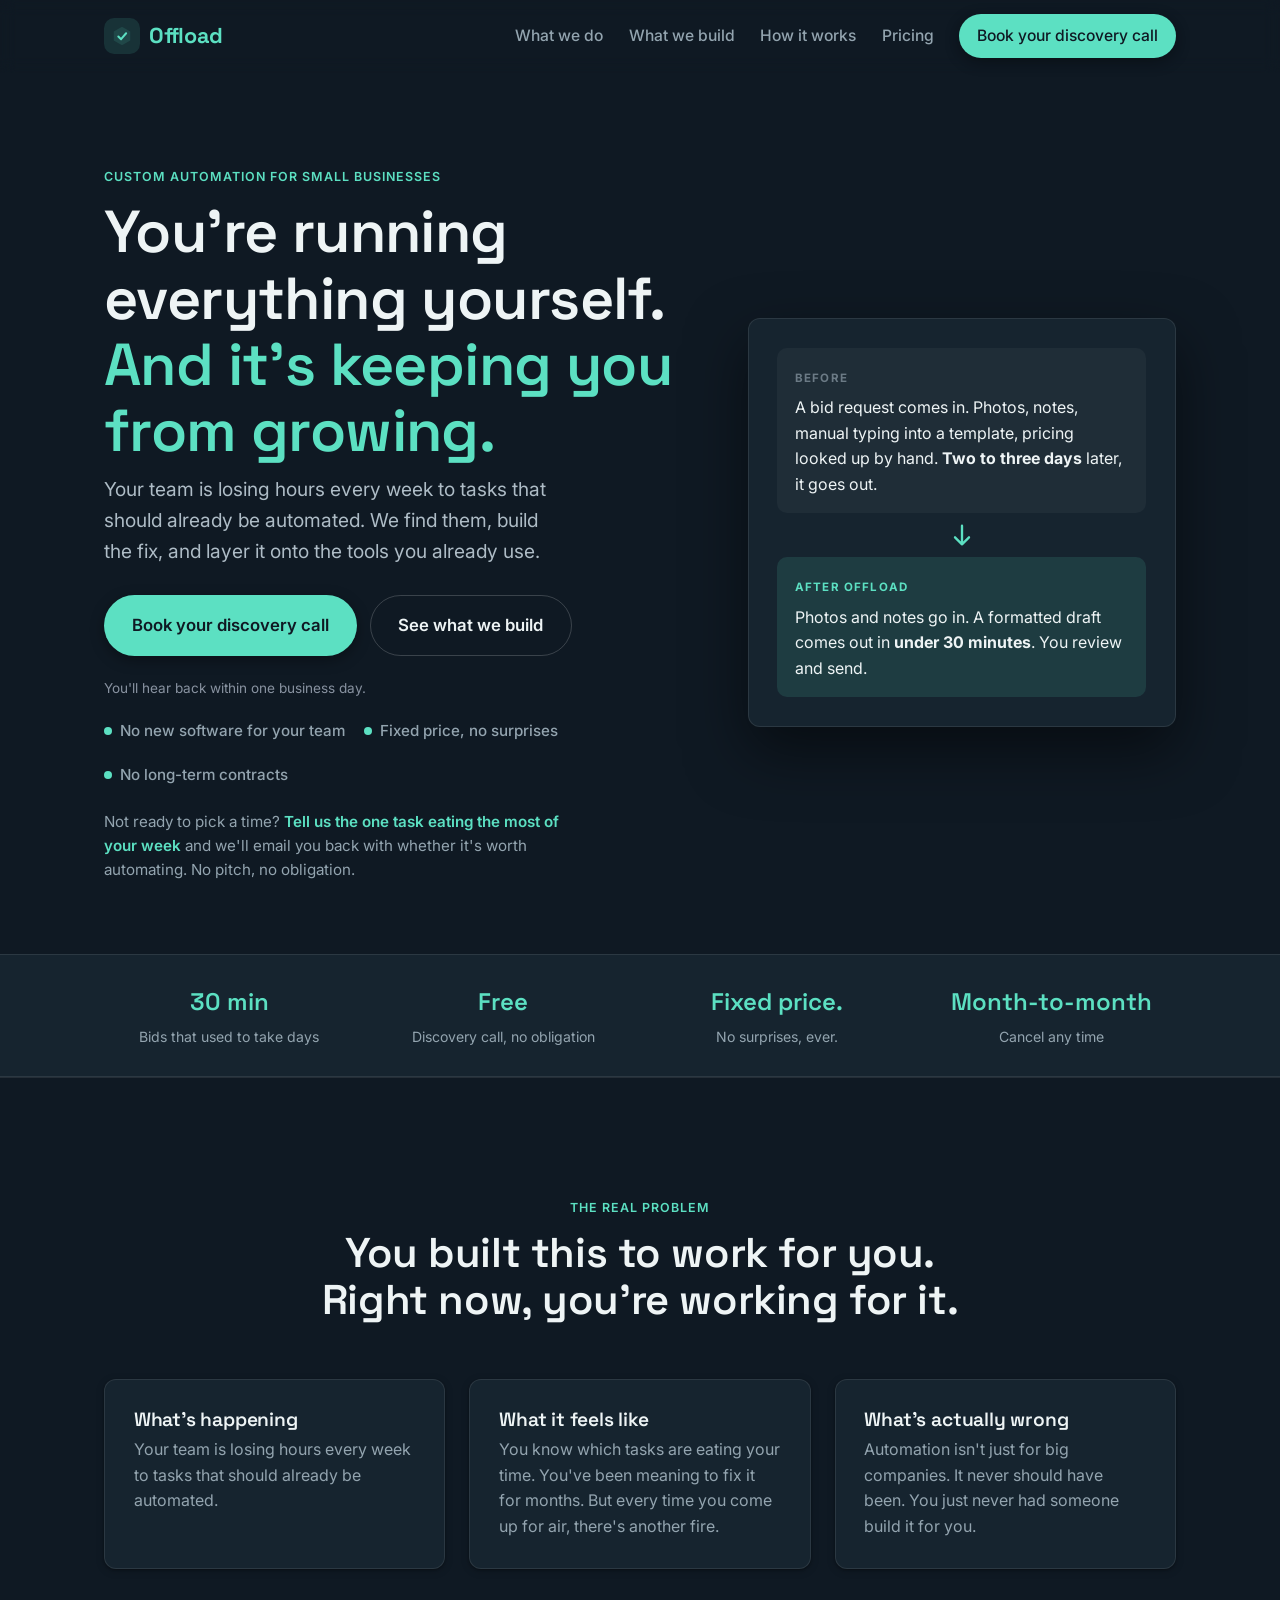
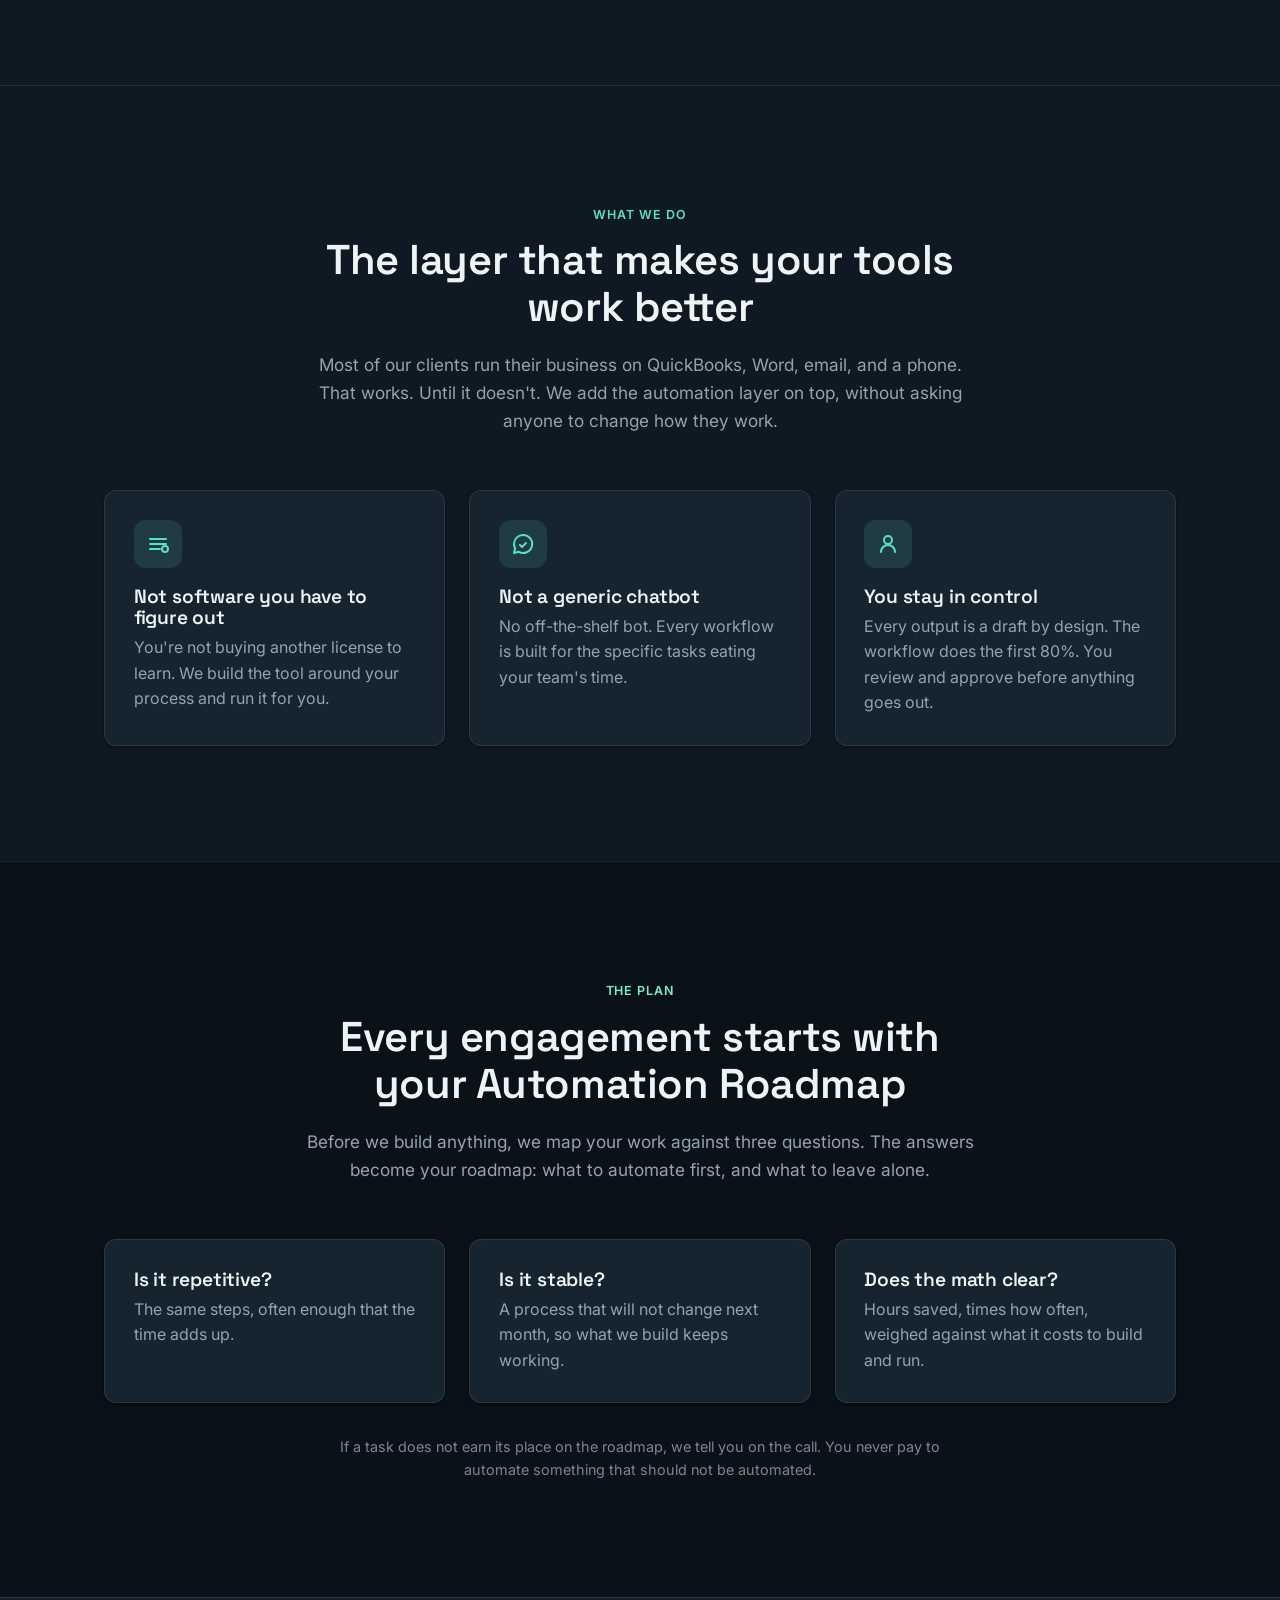
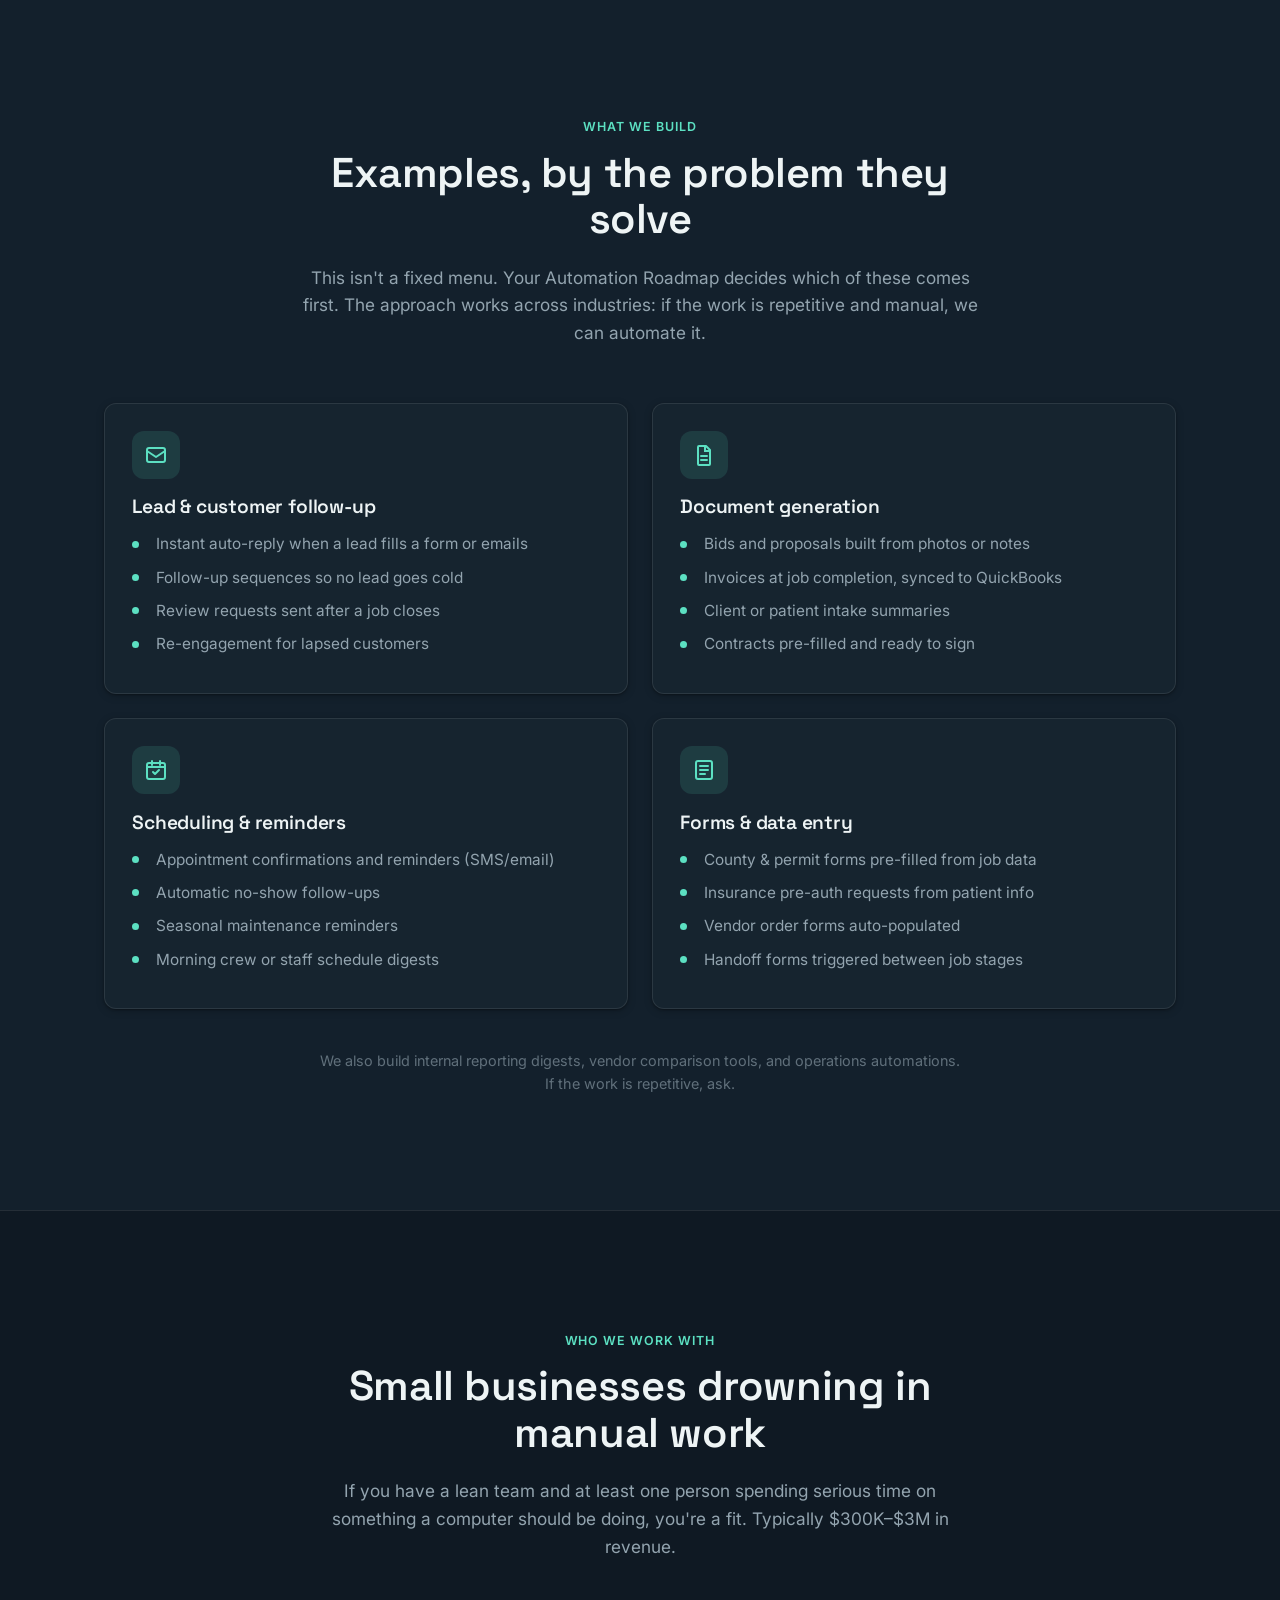
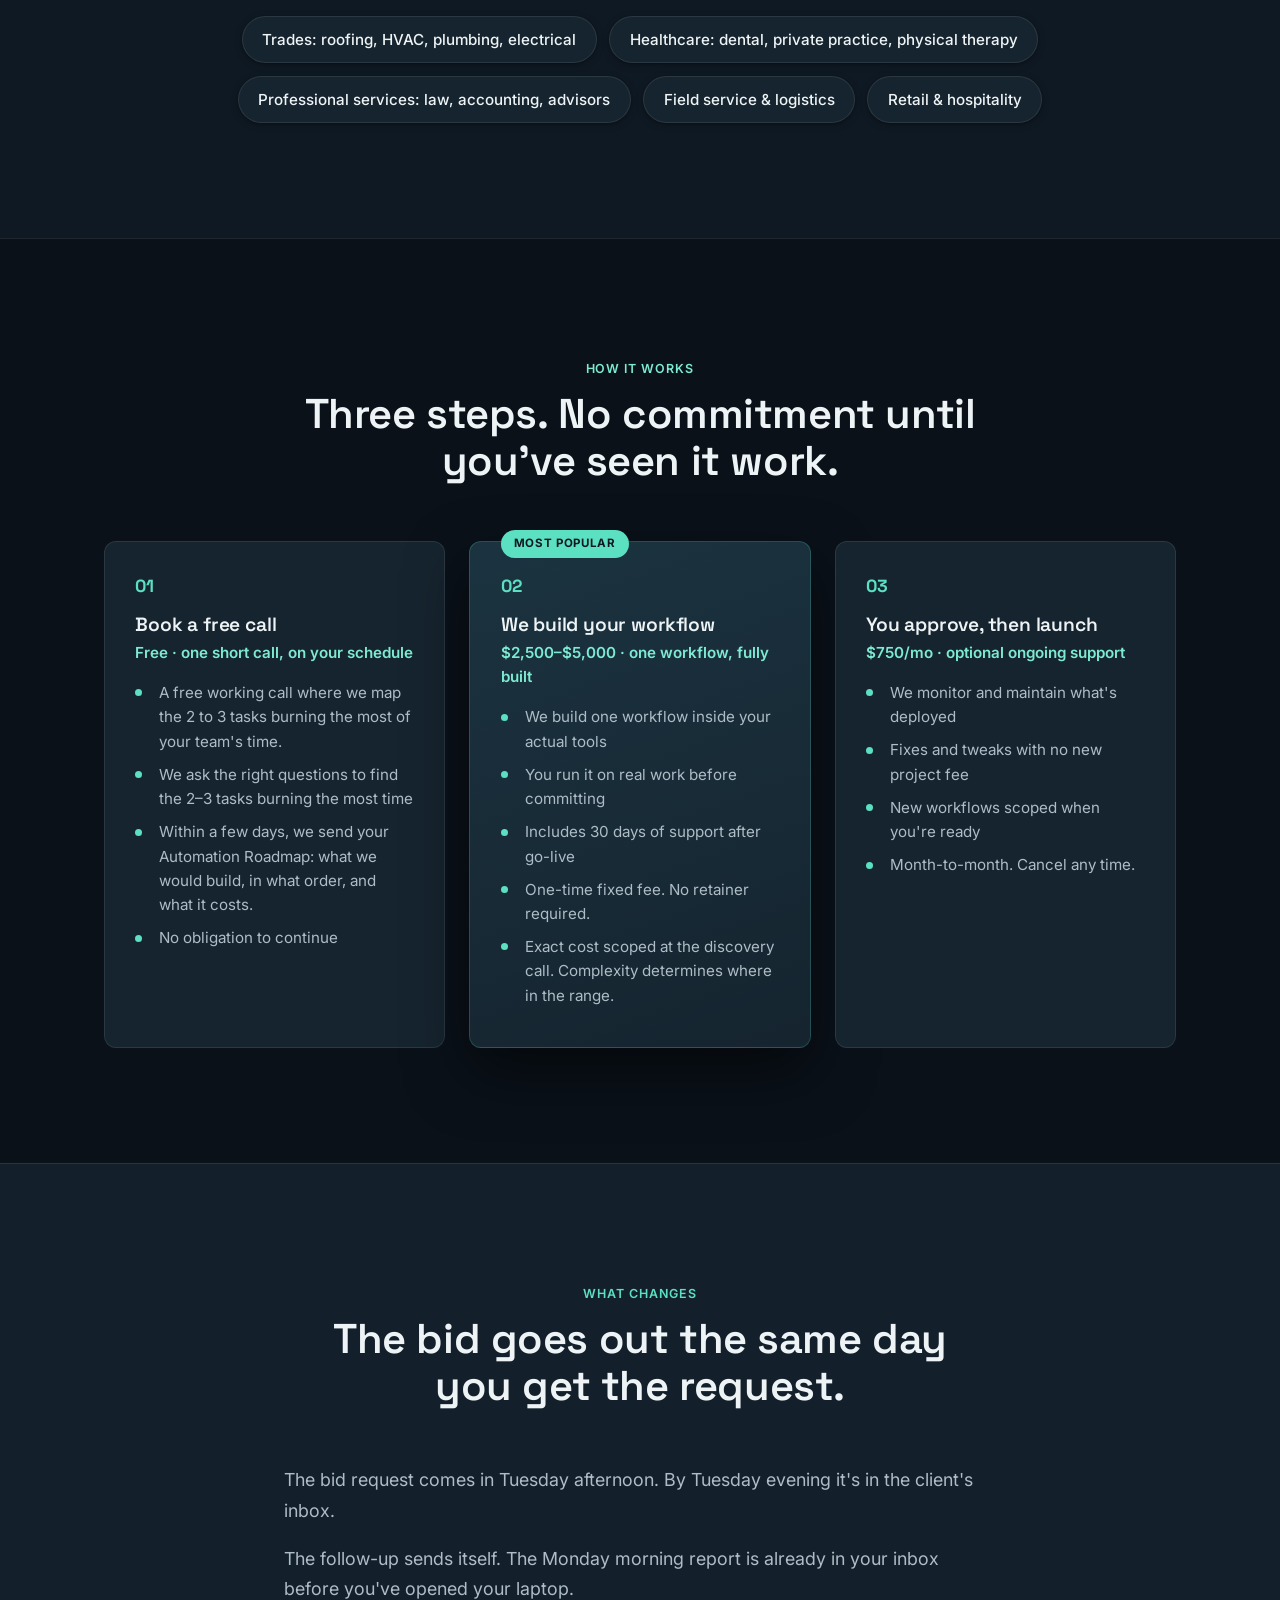
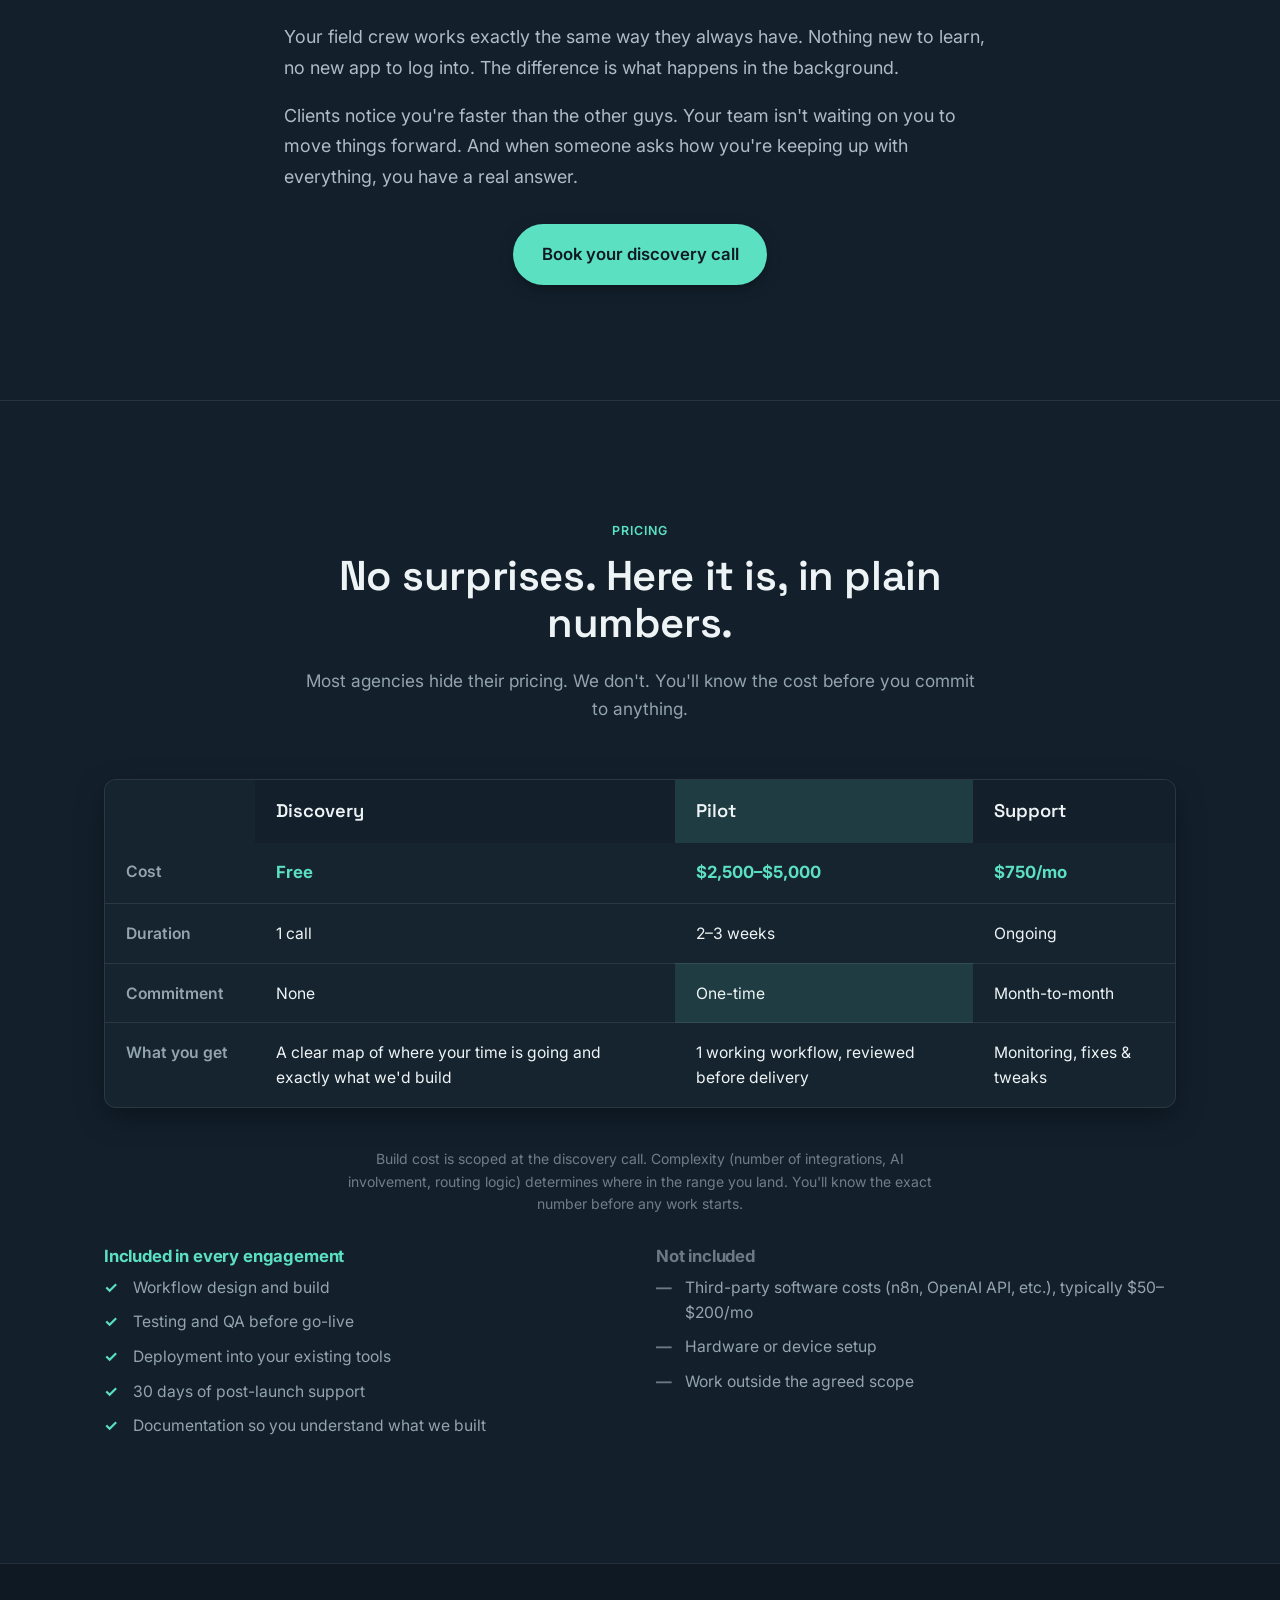
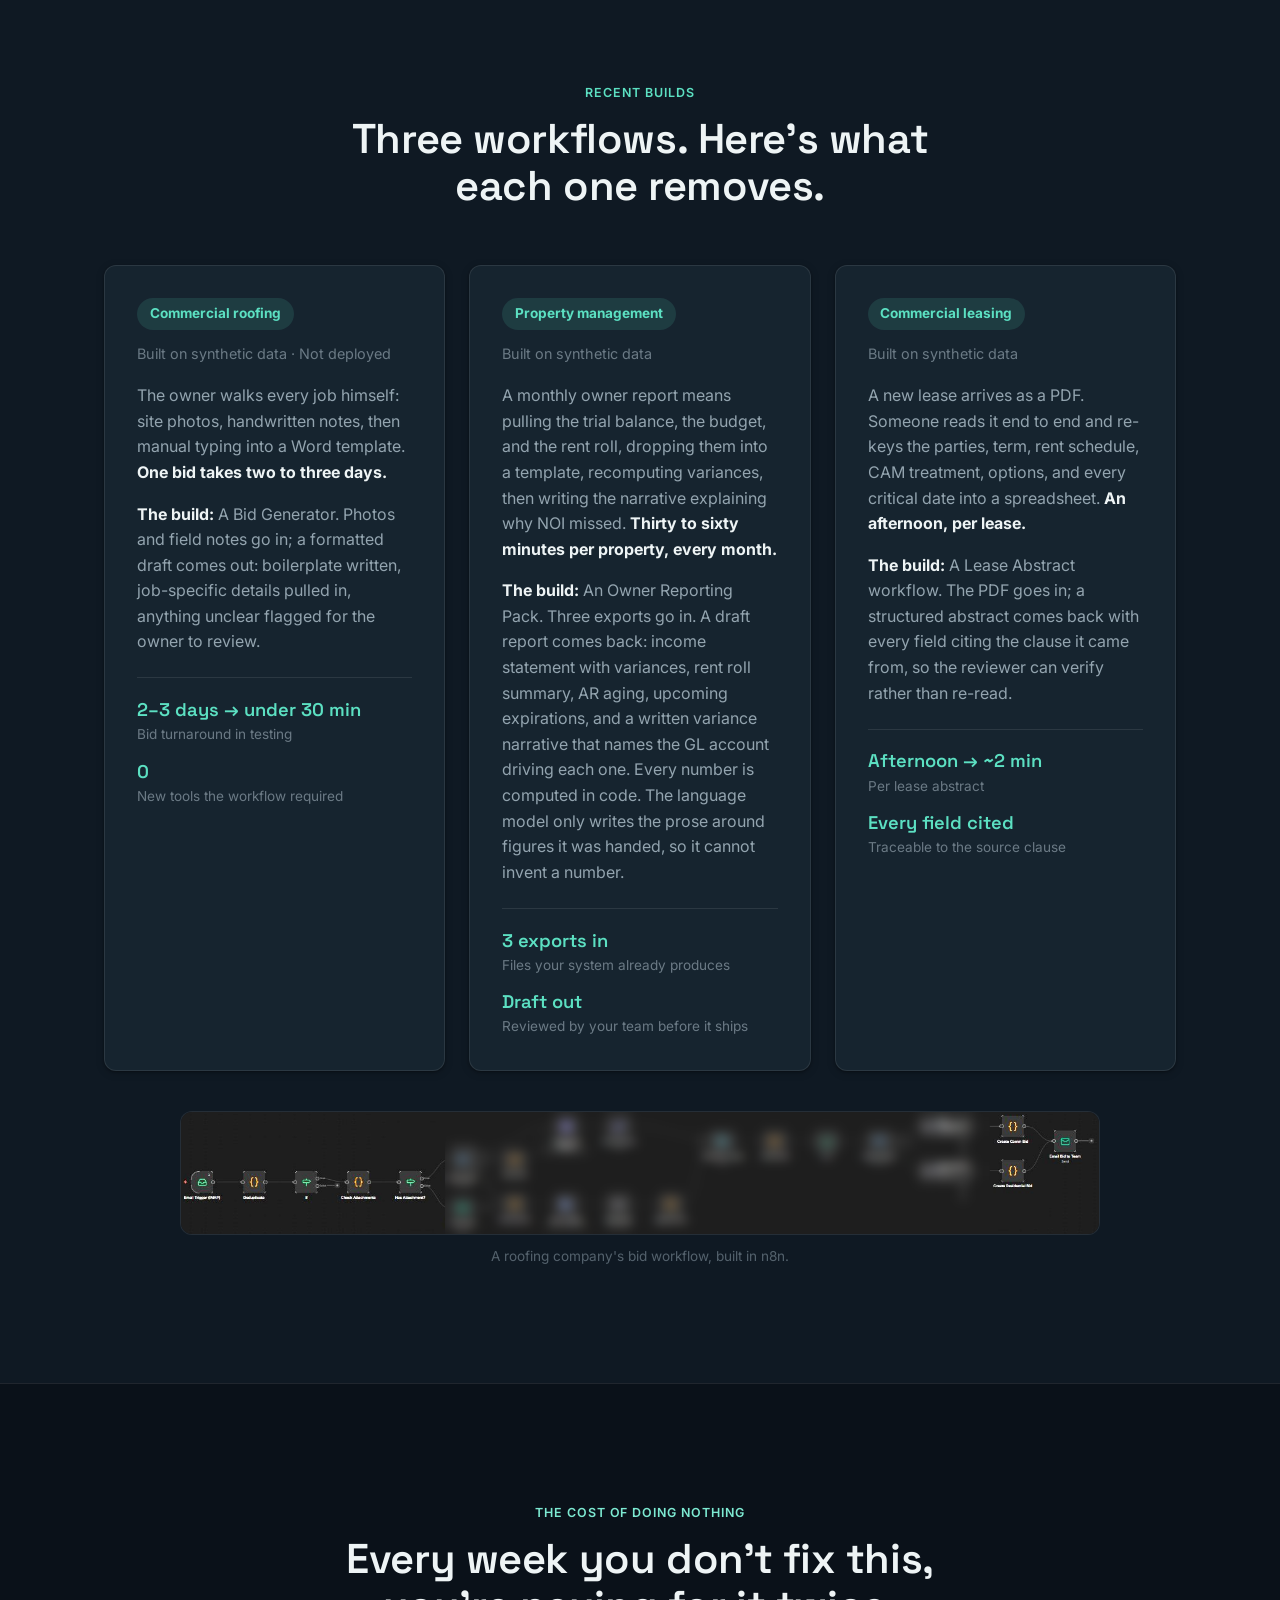
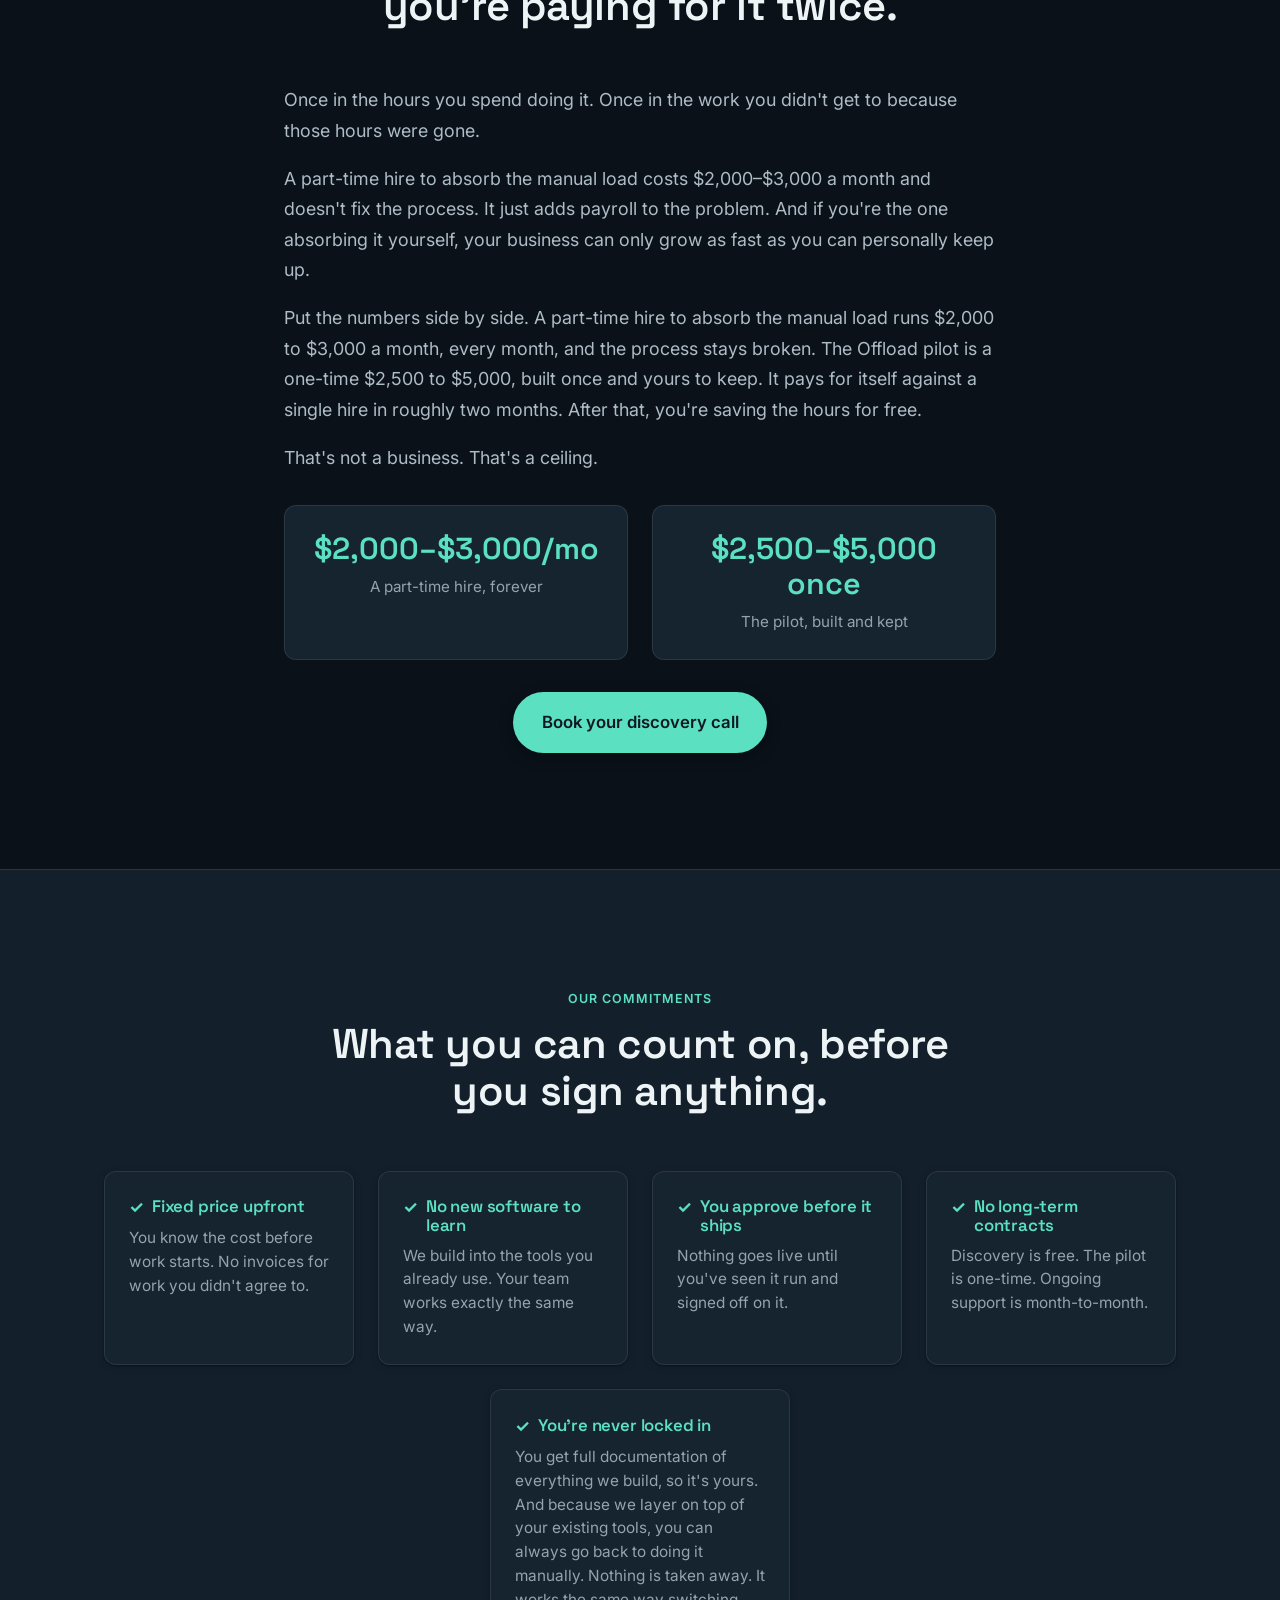
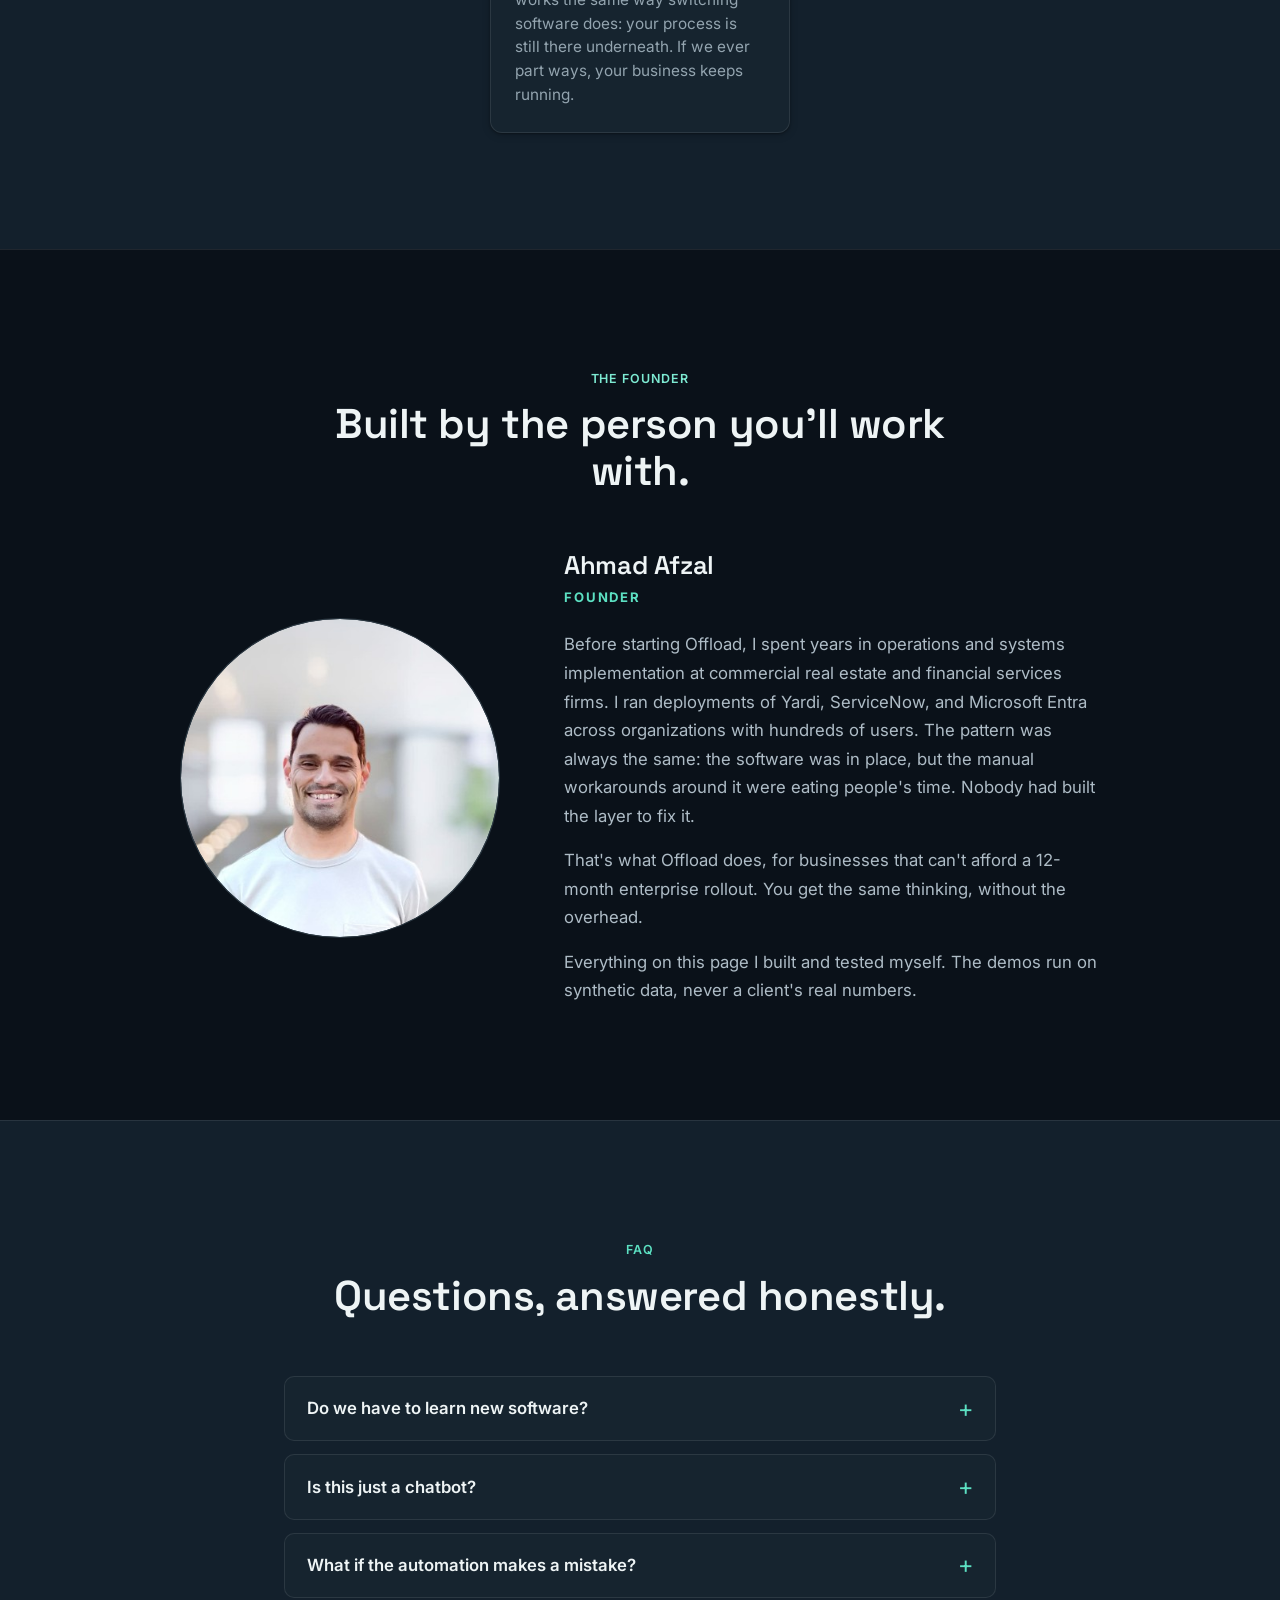
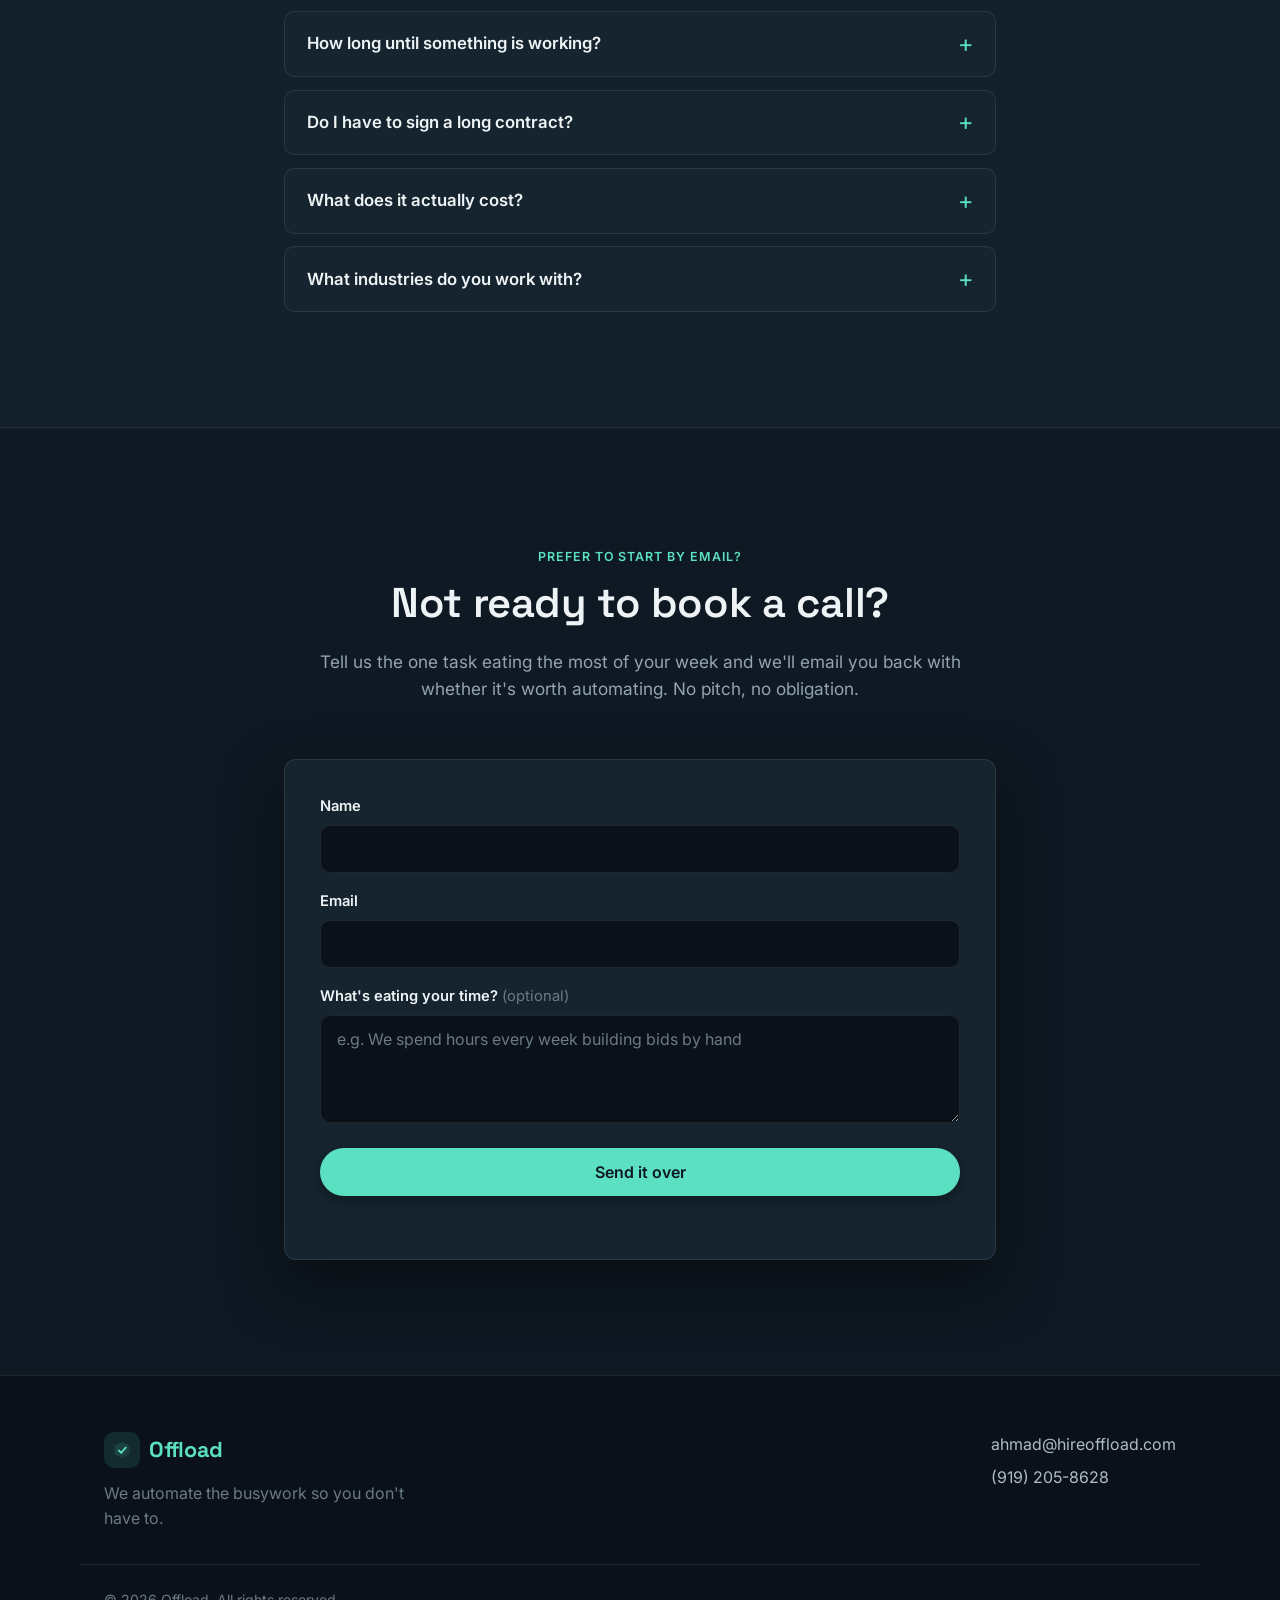
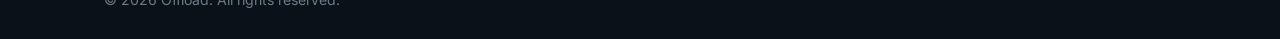
<file: index.html>
<!DOCTYPE html>
<html lang="en">
<head>
  <meta charset="UTF-8" />
  <meta name="viewport" content="width=device-width, initial-scale=1.0" />
  <title>Offload | You're running everything yourself. Let's fix that.</title>
  <meta name="description" content="Offload builds custom automation workflows for small businesses. Stop losing hours to manual work. Book a free discovery call." />

  <!-- Social sharing preview -->
  <meta property="og:title" content="Offload | You're running everything yourself. Let's fix that." />
  <meta property="og:description" content="Offload builds custom automation workflows for small businesses. Stop losing hours to manual work. Book a free discovery call." />
  <meta property="og:type" content="website" />
  <meta property="og:url" content="https://hireoffload.com/" />

  <link rel="icon" href="assets/favicon.svg" type="image/svg+xml" />

  <!-- Fonts: Space Grotesk (geometric sans headings, matches business cards) + Inter (clean body) -->
  <link rel="preconnect" href="https://fonts.googleapis.com" />
  <link rel="preconnect" href="https://fonts.gstatic.com" crossorigin />
  <link href="https://fonts.googleapis.com/css2?family=Space+Grotesk:wght@500;600;700&family=Inter:wght@400;500;600;700&display=swap" rel="stylesheet" />

  <link rel="stylesheet" href="styles.css" />

  <!-- Google Analytics 4 -->
  <script async src="https://www.googletagmanager.com/gtag/js?id=G-2SPMMQZF7X"></script>
  <script>
    window.dataLayer = window.dataLayer || [];
    function gtag(){dataLayer.push(arguments);}
    gtag('js', new Date());
    gtag('config', 'G-2SPMMQZF7X');
  </script>

  <!-- Microsoft Clarity -->
  <script type="text/javascript">
    (function(c,l,a,r,i,t,y){
      c[a]=c[a]||function(){(c[a].q=c[a].q||[]).push(arguments)};
      t=l.createElement(r);t.async=1;t.src="https://www.clarity.ms/tag/"+i;
      y=l.getElementsByTagName(r)[0];y.parentNode.insertBefore(t,y);
    })(window, document, "clarity", "script", "x25exkn3e4");
  </script>
</head>
<body>
  <a class="skip-link" href="#main">Skip to content</a>

  <!-- ===== Header ===== -->
  <header class="site-header" id="top">
    <div class="container header-inner">
      <a href="#top" class="logo" aria-label="Offload home">
        <span class="logo-mark" aria-hidden="true">
          <svg width="22" height="22" viewBox="0 0 24 24" fill="none" aria-hidden="true">
            <path d="M12 2 L21 7 V17 L12 22 L3 17 V7 Z" fill="currentColor" opacity="0.12"/>
            <path d="M8 12.5 L11 15.5 L16.5 9" stroke="currentColor" stroke-width="2.2" stroke-linecap="round" stroke-linejoin="round"/>
          </svg>
        </span>
        Offload
      </a>

      <nav class="main-nav" aria-label="Primary">
        <button class="nav-toggle" aria-expanded="false" aria-controls="nav-menu" aria-label="Open menu">
          <span></span><span></span><span></span>
        </button>
        <ul id="nav-menu" class="nav-menu">
          <li><a href="#what-we-do">What we do</a></li>
          <li><a href="#what-we-build">What we build</a></li>
          <li><a href="#how-it-works">How it works</a></li>
          <li><a href="#pricing">Pricing</a></li>
          <li class="nav-cta"><a href="https://calendar.app.google/npTWLyioXdEa7uxcA" target="_blank" rel="noopener noreferrer" class="btn btn-primary btn-sm">Book your discovery call</a></li>
        </ul>
      </nav>
    </div>
  </header>

  <main id="main">

    <!-- ===== Hero ===== -->
    <section class="hero">
      <div class="container hero-inner">
        <div class="hero-copy">
          <p class="eyebrow">Custom automation for small businesses</p>
          <h1>You're running everything yourself. <span class="accent">And it's keeping you from growing.</span></h1>
          <p class="lede">
            Your team is losing hours every week to tasks that should already be automated. We find them,
            build the fix, and layer it onto the tools you already use.
          </p>
          <div class="hero-actions">
            <a href="https://calendar.app.google/npTWLyioXdEa7uxcA" target="_blank" rel="noopener noreferrer" class="btn btn-primary btn-lg">Book your discovery call</a>
            <a href="#what-we-build" class="btn btn-ghost btn-lg">See what we build</a>
          </div>
          <p class="hero-cta-note">You'll hear back within one business day.</p>
          <ul class="hero-points">
            <li><span class="dot" aria-hidden="true"></span> No new software for your team</li>
            <li><span class="dot" aria-hidden="true"></span> Fixed price, no surprises</li>
            <li><span class="dot" aria-hidden="true"></span> No long-term contracts</li>
          </ul>
          <p class="hero-alt">Not ready to pick a time? <a href="#lead-form">Tell us the one task eating the most of your week</a> and we'll email you back with whether it's worth automating. No pitch, no obligation.</p>
        </div>

        <div class="hero-card reveal">
          <div class="hc-row hc-before">
            <span class="hc-label">Before</span>
            <p>A bid request comes in. Photos, notes, manual typing into a template, pricing looked up by hand. <strong>Two to three days</strong> later, it goes out.</p>
          </div>
          <div class="hc-arrow" aria-hidden="true">
            <svg width="28" height="28" viewBox="0 0 24 24" fill="none"><path d="M12 4v16m0 0 6-6m-6 6-6-6" stroke="currentColor" stroke-width="2" stroke-linecap="round" stroke-linejoin="round"/></svg>
          </div>
          <div class="hc-row hc-after">
            <span class="hc-label">After Offload</span>
            <p>Photos and notes go in. A formatted draft comes out in <strong>under 30 minutes</strong>. You review and send.</p>
          </div>
        </div>
      </div>
    </section>

    <!-- ===== Trust strip ===== -->
    <section class="trust-strip" aria-label="At a glance">
      <div class="container trust-inner">
        <div class="trust-item"><span class="trust-num reveal">30 min</span><span class="trust-cap">Bids that used to take days</span></div>
        <div class="trust-item"><span class="trust-num reveal">Free</span><span class="trust-cap">Discovery call, no obligation</span></div>
        <div class="trust-item"><span class="trust-num reveal">Fixed price.</span><span class="trust-cap">No surprises, ever.</span></div>
        <div class="trust-item"><span class="trust-num reveal">Month&#8209;to&#8209;month</span><span class="trust-cap">Cancel any time</span></div>
      </div>
    </section>

    <!-- ===== Problem ===== -->
    <section id="problem" class="section">
      <div class="container">
        <div class="section-head">
          <p class="eyebrow">The real problem</p>
          <h2>You built this to work for you.<br />Right now, you're working for it.</h2>
        </div>
        <div class="grid grid-3 difference-grid">
          <article class="card">
            <h3>What's happening</h3>
            <p>Your team is losing hours every week to tasks that should already be automated.</p>
          </article>
          <article class="card">
            <h3>What it feels like</h3>
            <p>You know which tasks are eating your time. You've been meaning to fix it for months. But every time you come up for air, there's another fire.</p>
          </article>
          <article class="card">
            <h3>What's actually wrong</h3>
            <p>Automation isn't just for big companies. It never should have been. You just never had someone build it for you.</p>
          </article>
        </div>
      </div>
    </section>

    <!-- ===== What we do / the difference ===== -->
    <section id="what-we-do" class="section">
      <div class="container">
        <div class="section-head">
          <p class="eyebrow">What we do</p>
          <h2>The layer that makes your tools work better</h2>
          <p class="section-sub">
            Most of our clients run their business on QuickBooks, Word, email, and a phone.
            That works. Until it doesn't. We add the automation layer on top, without asking
            anyone to change how they work.
          </p>
        </div>

        <div class="grid grid-3 difference-grid">
          <article class="card">
            <div class="card-icon"><svg viewBox="0 0 24 24" fill="none" aria-hidden="true"><path d="M4 7h16M4 12h16M4 17h10" stroke="currentColor" stroke-width="2" stroke-linecap="round"/><circle cx="19" cy="17" r="3" stroke="currentColor" stroke-width="2"/></svg></div>
            <h3>Not software you have to figure out</h3>
            <p>You're not buying another license to learn. We build the tool around your process and run it for you.</p>
          </article>
          <article class="card">
            <div class="card-icon"><svg viewBox="0 0 24 24" fill="none" aria-hidden="true"><path d="M12 3a9 9 0 0 0-9 9c0 1.6.4 3 1.2 4.3L3 21l4.7-1.2A9 9 0 1 0 12 3Z" stroke="currentColor" stroke-width="2" stroke-linejoin="round"/><path d="M9 13l2 2 4-4" stroke="currentColor" stroke-width="2" stroke-linecap="round" stroke-linejoin="round"/></svg></div>
            <h3>Not a generic chatbot</h3>
            <p>No off-the-shelf bot. Every workflow is built for the specific tasks eating your team's time.</p>
          </article>
          <article class="card">
            <div class="card-icon"><svg viewBox="0 0 24 24" fill="none" aria-hidden="true"><circle cx="12" cy="8" r="4" stroke="currentColor" stroke-width="2"/><path d="M5 20a7 7 0 0 1 14 0" stroke="currentColor" stroke-width="2" stroke-linecap="round"/></svg></div>
            <h3>You stay in control</h3>
            <p>Every output is a draft by design. The workflow does the first 80%. You review and approve before anything goes out.</p>
          </article>
        </div>
      </div>
    </section>

    <!-- ===== Automation Roadmap (the plan) ===== -->
    <section id="roadmap" class="section section-dark">
      <div class="container">
        <div class="section-head">
          <p class="eyebrow eyebrow-light">The plan</p>
          <h2>Every engagement starts with your Automation Roadmap</h2>
          <p class="section-sub">Before we build anything, we map your work against three questions. The answers become your roadmap: what to automate first, and what to leave alone.</p>
        </div>
        <div class="grid grid-3 difference-grid">
          <article class="card">
            <h3>Is it repetitive?</h3>
            <p>The same steps, often enough that the time adds up.</p>
          </article>
          <article class="card">
            <h3>Is it stable?</h3>
            <p>A process that will not change next month, so what we build keeps working.</p>
          </article>
          <article class="card">
            <h3>Does the math clear?</h3>
            <p>Hours saved, times how often, weighed against what it costs to build and run.</p>
          </article>
        </div>
        <p class="section-note">If a task does not earn its place on the roadmap, we tell you on the call. You never pay to automate something that should not be automated.</p>
      </div>
    </section>

    <!-- ===== What we build ===== -->
    <section id="what-we-build" class="section section-tint">
      <div class="container">
        <div class="section-head">
          <p class="eyebrow">What we build</p>
          <h2>Examples, by the problem they solve</h2>
          <p class="section-sub">
            This isn't a fixed menu. Your Automation Roadmap decides which of these comes first.
            The approach works across industries: if the work is repetitive and manual, we can automate it.
          </p>
        </div>

        <div class="grid grid-2 build-grid">
          <article class="build-card">
            <div class="card-icon"><svg viewBox="0 0 24 24" fill="none" aria-hidden="true"><path d="M3 8l9 6 9-6" stroke="currentColor" stroke-width="2" stroke-linecap="round" stroke-linejoin="round"/><rect x="3" y="5" width="18" height="14" rx="2" stroke="currentColor" stroke-width="2"/></svg></div>
            <h3>Lead &amp; customer follow-up</h3>
            <ul>
              <li>Instant auto-reply when a lead fills a form or emails</li>
              <li>Follow-up sequences so no lead goes cold</li>
              <li>Review requests sent after a job closes</li>
              <li>Re-engagement for lapsed customers</li>
            </ul>
          </article>

          <article class="build-card">
            <div class="card-icon"><svg viewBox="0 0 24 24" fill="none" aria-hidden="true"><path d="M7 3h7l4 4v14a1 1 0 0 1-1 1H7a1 1 0 0 1-1-1V4a1 1 0 0 1 1-1Z" stroke="currentColor" stroke-width="2" stroke-linejoin="round"/><path d="M13 3v5h5M9 13h6M9 17h6" stroke="currentColor" stroke-width="2" stroke-linecap="round"/></svg></div>
            <h3>Document generation</h3>
            <ul>
              <li>Bids and proposals built from photos or notes</li>
              <li>Invoices at job completion, synced to QuickBooks</li>
              <li>Client or patient intake summaries</li>
              <li>Contracts pre-filled and ready to sign</li>
            </ul>
          </article>

          <article class="build-card">
            <div class="card-icon"><svg viewBox="0 0 24 24" fill="none" aria-hidden="true"><rect x="3" y="5" width="18" height="16" rx="2" stroke="currentColor" stroke-width="2"/><path d="M3 9h18M8 3v4M16 3v4" stroke="currentColor" stroke-width="2" stroke-linecap="round"/><path d="M9 14l2 2 4-4" stroke="currentColor" stroke-width="2" stroke-linecap="round" stroke-linejoin="round"/></svg></div>
            <h3>Scheduling &amp; reminders</h3>
            <ul>
              <li>Appointment confirmations and reminders (SMS/email)</li>
              <li>Automatic no-show follow-ups</li>
              <li>Seasonal maintenance reminders</li>
              <li>Morning crew or staff schedule digests</li>
            </ul>
          </article>

          <article class="build-card">
            <div class="card-icon"><svg viewBox="0 0 24 24" fill="none" aria-hidden="true"><rect x="4" y="3" width="16" height="18" rx="2" stroke="currentColor" stroke-width="2"/><path d="M8 8h8M8 12h8M8 16h5" stroke="currentColor" stroke-width="2" stroke-linecap="round"/></svg></div>
            <h3>Forms &amp; data entry</h3>
            <ul>
              <li>County &amp; permit forms pre-filled from job data</li>
              <li>Insurance pre-auth requests from patient info</li>
              <li>Vendor order forms auto-populated</li>
              <li>Handoff forms triggered between job stages</li>
            </ul>
          </article>

        </div>

        <p class="build-extra">We also build internal reporting digests, vendor comparison tools, and operations automations. If the work is repetitive, ask.</p>
      </div>
    </section>

    <!-- ===== Who we work with ===== -->
    <section id="who" class="section">
      <div class="container">
        <div class="section-head">
          <p class="eyebrow">Who we work with</p>
          <h2>Small businesses drowning in manual work</h2>
          <p class="section-sub">
            If you have a lean team and at least one person spending serious time on something a computer
            should be doing, you're a fit. Typically $300K&ndash;$3M in revenue.
          </p>
        </div>

        <div class="industry-row">
          <span class="industry-chip">Trades: roofing, HVAC, plumbing, electrical</span>
          <span class="industry-chip">Healthcare: dental, private practice, physical therapy</span>
          <span class="industry-chip">Professional services: law, accounting, advisors</span>
          <span class="industry-chip">Field service &amp; logistics</span>
          <span class="industry-chip">Retail &amp; hospitality</span>
        </div>
      </div>
    </section>

    <!-- ===== How it works ===== -->
    <section id="how-it-works" class="section section-dark">
      <div class="container">
        <div class="section-head">
          <p class="eyebrow eyebrow-light">How it works</p>
          <h2>Three steps. No commitment until you've seen it work.</h2>
        </div>

        <div class="grid grid-3 steps-grid">
          <article class="step-card">
            <span class="step-num">01</span>
            <h3>Book a free call</h3>
            <p class="step-price">Free &middot; one short call, on your schedule</p>
            <ul>
              <li>A free working call where we map the 2 to 3 tasks burning the most of your team's time.</li>
              <li>We ask the right questions to find the 2&ndash;3 tasks burning the most time</li>
              <li>Within a few days, we send your Automation Roadmap: what we would build, in what order, and what it costs.</li>
              <li>No obligation to continue</li>
            </ul>
          </article>

          <article class="step-card step-featured">
            <span class="step-tag">Most popular</span>
            <span class="step-num">02</span>
            <h3>We build your workflow</h3>
            <p class="step-price">$2,500&ndash;$5,000 &middot; one workflow, fully built</p>
            <ul>
              <li>We build one workflow inside your actual tools</li>
              <li>You run it on real work before committing</li>
              <li>Includes 30 days of support after go-live</li>
              <li>One-time fixed fee. No retainer required.</li>
              <li>Exact cost scoped at the discovery call. Complexity determines where in the range.</li>
            </ul>
          </article>

          <article class="step-card">
            <span class="step-num">03</span>
            <h3>You approve, then launch</h3>
            <p class="step-price">$750/mo &middot; optional ongoing support</p>
            <ul>
              <li>We monitor and maintain what's deployed</li>
              <li>Fixes and tweaks with no new project fee</li>
              <li>New workflows scoped when you're ready</li>
              <li>Month-to-month. Cancel any time.</li>
            </ul>
          </article>
        </div>
      </div>
    </section>

    <!-- ===== Success / What changes ===== -->
    <section id="success" class="section section-tint">
      <div class="container container-narrow">
        <div class="section-head">
          <p class="eyebrow">What changes</p>
          <h2>The bid goes out the same day you get the request.</h2>
        </div>
        <div class="success-body">
          <p>The bid request comes in Tuesday afternoon. By Tuesday evening it's in the client's inbox.</p>
          <p>The follow-up sends itself. The Monday morning report is already in your inbox before you've opened your laptop.</p>
          <p>Your field crew works exactly the same way they always have. Nothing new to learn, no new app to log into. The difference is what happens in the background.</p>
          <p>Clients notice you're faster than the other guys. Your team isn't waiting on you to move things forward. And when someone asks how you're keeping up with everything, you have a real answer.</p>
        </div>
        <div class="section-cta">
          <a href="https://calendar.app.google/npTWLyioXdEa7uxcA" target="_blank" rel="noopener noreferrer" class="btn btn-primary btn-lg">Book your discovery call</a>
        </div>
      </div>
    </section>

    <!-- ===== Pricing ===== -->
    <section id="pricing" class="section section-tint">
      <div class="container">
        <div class="section-head">
          <p class="eyebrow">Pricing</p>
          <h2>No surprises. Here it is, in plain numbers.</h2>
          <p class="section-sub">
            Most agencies hide their pricing. We don't. You'll know the cost before you commit to anything.
          </p>
        </div>

        <!-- Mobile pricing cards (hidden on desktop, shown on mobile) -->
        <div class="pricing-cards">
          <div class="pricing-card">
            <div class="pricing-card-head">
              <span class="pricing-card-title">Discovery</span>
              <span class="pricing-card-price">Free</span>
            </div>
            <dl class="pricing-card-rows">
              <div class="pricing-card-row">
                <dt>Duration</dt><dd>1 call</dd>
              </div>
              <div class="pricing-card-row">
                <dt>Commitment</dt><dd>None</dd>
              </div>
              <div class="pricing-card-row">
                <dt>What you get</dt><dd>A clear map of where your time is going and exactly what we&rsquo;d build</dd>
              </div>
            </dl>
          </div>
          <div class="pricing-card pricing-card-featured">
            <div class="pricing-card-head">
              <span class="pricing-card-title">Pilot <span class="pricing-card-tag">Most popular</span></span>
              <span class="pricing-card-price">$2,500&ndash;$5,000</span>
            </div>
            <dl class="pricing-card-rows">
              <div class="pricing-card-row">
                <dt>Duration</dt><dd>2&ndash;3 weeks</dd>
              </div>
              <div class="pricing-card-row">
                <dt>Commitment</dt><dd>One-time</dd>
              </div>
              <div class="pricing-card-row">
                <dt>What you get</dt><dd>1 working workflow, reviewed before delivery</dd>
              </div>
            </dl>
          </div>
          <div class="pricing-card">
            <div class="pricing-card-head">
              <span class="pricing-card-title">Support</span>
              <span class="pricing-card-price">$750/mo</span>
            </div>
            <dl class="pricing-card-rows">
              <div class="pricing-card-row">
                <dt>Duration</dt><dd>Ongoing</dd>
              </div>
              <div class="pricing-card-row">
                <dt>Commitment</dt><dd>Month-to-month</dd>
              </div>
              <div class="pricing-card-row">
                <dt>What you get</dt><dd>Monitoring, fixes &amp; tweaks</dd>
              </div>
            </dl>
          </div>
        </div>

        <div class="pricing-table-wrap">
          <table class="pricing-table">
            <thead>
              <tr>
                <th scope="col"><span class="sr-only">Detail</span></th>
                <th scope="col">Discovery</th>
                <th scope="col">Pilot</th>
                <th scope="col">Support</th>
              </tr>
            </thead>
            <tbody>
              <tr>
                <th scope="row">Cost</th>
                <td><strong>Free</strong></td>
                <td><strong>$2,500&ndash;$5,000</strong></td>
                <td><strong>$750/mo</strong></td>
              </tr>
              <tr>
                <th scope="row">Duration</th>
                <td>1 call</td>
                <td>2&ndash;3 weeks</td>
                <td>Ongoing</td>
              </tr>
              <tr>
                <th scope="row">Commitment</th>
                <td>None</td>
                <td>One-time</td>
                <td>Month-to-month</td>
              </tr>
              <tr>
                <th scope="row">What you get</th>
                <td>A clear map of where your time is going and exactly what we'd build</td>
                <td>1 working workflow, reviewed before delivery</td>
                <td>Monitoring, fixes &amp; tweaks</td>
              </tr>
            </tbody>
          </table>
        </div>

        <p class="pricing-note">Build cost is scoped at the discovery call. Complexity (number of integrations, AI involvement, routing logic) determines where in the range you land. You'll know the exact number before any work starts.</p>

        <div class="included-grid">
          <div class="included-col">
            <h3 class="included-title included-yes">Included in every engagement</h3>
            <ul class="check-list">
              <li>Workflow design and build</li>
              <li>Testing and QA before go-live</li>
              <li>Deployment into your existing tools</li>
              <li>30 days of post-launch support</li>
              <li>Documentation so you understand what we built</li>
            </ul>
          </div>
          <div class="included-col">
            <h3 class="included-title included-no">Not included</h3>
            <ul class="x-list">
              <li>Third-party software costs (n8n, OpenAI API, etc.), typically $50&ndash;$200/mo</li>
              <li>Hardware or device setup</li>
              <li>Work outside the agreed scope</li>
            </ul>
          </div>
        </div>
      </div>
    </section>

    <!-- ===== Results / case study ===== -->
    <section id="results" class="section">
      <div class="container">
        <div class="section-head">
          <p class="eyebrow">Recent builds</p>
          <h2>Three workflows. Here's what each one removes.</h2>
        </div>

        <div class="grid grid-3 case-grid">
          <article class="case-card">
            <div class="case-head">
              <span class="case-tag">Commercial roofing</span>
              <span class="case-meta">Built on synthetic data &middot; Not deployed</span>
            </div>
            <p class="case-situation">
              The owner walks every job himself: site photos, handwritten notes, then manual typing
              into a Word template. <strong>One bid takes two to three days.</strong>
            </p>
            <p class="case-built"><strong>The build:</strong> A Bid Generator. Photos and field notes go in;
              a formatted draft comes out: boilerplate written, job-specific details pulled in, anything
              unclear flagged for the owner to review.</p>
            <div class="case-results">
              <div class="case-stat"><span class="case-num reveal">2&ndash;3 days &rarr; under 30 min</span><span class="case-cap">Bid turnaround in testing</span></div>
              <div class="case-stat"><span class="case-num reveal">0</span><span class="case-cap">New tools the workflow required</span></div>
            </div>
          </article>

          <article class="case-card">
            <div class="case-head">
              <span class="case-tag">Property management</span>
              <span class="case-meta">Built on synthetic data</span>
            </div>
            <p class="case-situation">
              A monthly owner report means pulling the trial balance, the budget, and the rent roll,
              dropping them into a template, recomputing variances, then writing the narrative
              explaining why NOI missed. <strong>Thirty to sixty minutes per property, every month.</strong>
            </p>
            <p class="case-built"><strong>The build:</strong> An Owner Reporting Pack. Three exports go in.
              A draft report comes back: income statement with variances, rent roll summary, AR aging,
              upcoming expirations, and a written variance narrative that names the GL account driving
              each one. Every number is computed in code. The language model only writes the prose around
              figures it was handed, so it cannot invent a number.</p>
            <div class="case-results">
              <div class="case-stat"><span class="case-num reveal">3 exports in</span><span class="case-cap">Files your system already produces</span></div>
              <div class="case-stat"><span class="case-num reveal">Draft out</span><span class="case-cap">Reviewed by your team before it ships</span></div>
            </div>
          </article>

          <article class="case-card">
            <div class="case-head">
              <span class="case-tag">Commercial leasing</span>
              <span class="case-meta">Built on synthetic data</span>
            </div>
            <p class="case-situation">
              A new lease arrives as a PDF. Someone reads it end to end and re-keys the parties, term,
              rent schedule, CAM treatment, options, and every critical date into a spreadsheet.
              <strong>An afternoon, per lease.</strong>
            </p>
            <p class="case-built"><strong>The build:</strong> A Lease Abstract workflow. The PDF goes in;
              a structured abstract comes back with every field citing the clause it came from, so the
              reviewer can verify rather than re-read.</p>
            <div class="case-results">
              <div class="case-stat"><span class="case-num reveal">Afternoon &rarr; ~2 min</span><span class="case-cap">Per lease abstract</span></div>
              <div class="case-stat"><span class="case-num reveal">Every field cited</span><span class="case-cap">Traceable to the source clause</span></div>
            </div>
          </article>
        </div>

        <figure class="case-workflow">
          <img src="assets/images/roofing-bid-workflow.png" alt="Diagram of a local roofing company's bid workflow built in n8n, showing the flow from an email trigger through deduplication, attachment checks, and bid generation to delivery." />
          <figcaption>A roofing company's bid workflow, built in n8n.</figcaption>
        </figure>
      </div>
    </section>

    <!-- ===== Stakes / cost of doing nothing ===== -->
    <section id="stakes" class="section section-dark">
      <div class="container container-narrow">
        <div class="section-head">
          <p class="eyebrow eyebrow-light">The cost of doing nothing</p>
          <h2>Every week you don't fix this, you're paying for it twice.</h2>
        </div>
        <div class="stakes-body">
          <p>Once in the hours you spend doing it. Once in the work you didn't get to because those hours were gone.</p>
          <p>A part-time hire to absorb the manual load costs $2,000&ndash;$3,000 a month and doesn't fix the process. It just adds payroll to the problem. And if you're the one absorbing it yourself, your business can only grow as fast as you can personally keep up.</p>
          <p>Put the numbers side by side. A part-time hire to absorb the manual load runs $2,000 to $3,000 a month, every month, and the process stays broken. The Offload pilot is a one-time $2,500 to $5,000, built once and yours to keep. It pays for itself against a single hire in roughly two months. After that, you're saving the hours for free.</p>
          <p>That's not a business. That's a ceiling.</p>
        </div>
        <div class="stakes-compare">
          <div class="stakes-compare-item">
            <span class="stakes-compare-num">$2,000&ndash;$3,000/mo</span>
            <span class="stakes-compare-cap">A part-time hire, forever</span>
          </div>
          <div class="stakes-compare-item">
            <span class="stakes-compare-num">$2,500&ndash;$5,000 once</span>
            <span class="stakes-compare-cap">The pilot, built and kept</span>
          </div>
        </div>
        <div class="section-cta">
          <a href="https://calendar.app.google/npTWLyioXdEa7uxcA" target="_blank" rel="noopener noreferrer" class="btn btn-primary btn-lg">Book your discovery call</a>
        </div>
      </div>
    </section>

    <!-- ===== Trust / our commitments ===== -->
    <section id="trust" class="section section-tint">
      <div class="container">
        <div class="section-head">
          <p class="eyebrow">Our commitments</p>
          <h2>What you can count on, before you sign anything.</h2>
        </div>
        <div class="grid grid-4 trust-grid">
          <div class="trust-commitment">
            <h3>Fixed price upfront</h3>
            <p>You know the cost before work starts. No invoices for work you didn't agree to.</p>
          </div>
          <div class="trust-commitment">
            <h3>No new software to learn</h3>
            <p>We build into the tools you already use. Your team works exactly the same way.</p>
          </div>
          <div class="trust-commitment">
            <h3>You approve before it ships</h3>
            <p>Nothing goes live until you've seen it run and signed off on it.</p>
          </div>
          <div class="trust-commitment">
            <h3>No long-term contracts</h3>
            <p>Discovery is free. The pilot is one-time. Ongoing support is month-to-month.</p>
          </div>
          <div class="trust-commitment">
            <h3>You're never locked in</h3>
            <p>You get full documentation of everything we build, so it's yours. And because we layer on top of your existing tools, you can always go back to doing it manually. Nothing is taken away. It works the same way switching software does: your process is still there underneath. If we ever part ways, your business keeps running.</p>
          </div>
        </div>
      </div>
    </section>

    <!-- ===== Founder ===== -->
    <section id="founder" class="section section-dark">
      <div class="container">
        <div class="section-head">
          <p class="eyebrow eyebrow-light">The founder</p>
          <h2>Built by the person you'll work with.</h2>
        </div>
        <div class="founder-grid">
          <div class="founder-photo">
            <img src="assets/images/ahmad-afzal.jpg" alt="Ahmad Afzal, Founder of Offload." />
          </div>
          <div class="founder-text">
            <h3>Ahmad Afzal</h3>
            <p class="founder-title">Founder</p>
            <div class="founder-bio">
              <p>Before starting Offload, I spent years in operations and systems implementation at commercial real estate and financial services firms. I ran deployments of Yardi, ServiceNow, and Microsoft Entra across organizations with hundreds of users. The pattern was always the same: the software was in place, but the manual workarounds around it were eating people's time. Nobody had built the layer to fix it.</p>
              <p>That's what Offload does, for businesses that can't afford a 12-month enterprise rollout. You get the same thinking, without the overhead.</p>
              <p>Everything on this page I built and tested myself. The demos run on synthetic data, never a client's real numbers.</p>
            </div>
          </div>
        </div>
      </div>
    </section>

    <!-- ===== FAQ ===== -->
    <section id="faq" class="section section-tint">
      <div class="container container-narrow">
        <div class="section-head">
          <p class="eyebrow">FAQ</p>
          <h2>Questions, answered honestly.</h2>
        </div>

        <div class="faq-list">
          <details class="faq-item">
            <summary>Do we have to learn new software?</summary>
            <div class="faq-body"><p>No. We layer automation on top of the tools you already use: QuickBooks, Word, email, your phone. Your team keeps working exactly the way they do now.</p></div>
          </details>
          <details class="faq-item">
            <summary>Is this just a chatbot?</summary>
            <div class="faq-body"><p>No. We don't bolt a generic bot onto your website. Every workflow is custom-built for the specific, repetitive tasks that are eating your team's time.</p></div>
          </details>
          <details class="faq-item">
            <summary>What if the automation makes a mistake?</summary>
            <div class="faq-body"><p>Every output is a draft by design. The workflow handles the heavy lifting (the first 80%) and a person on your team reviews and approves before anything goes out. Your judgment stays in the loop.</p></div>
          </details>
          <details class="faq-item">
            <summary>How long until something is working?</summary>
            <div class="faq-body"><p>The pilot (one fully built and deployed workflow) typically takes 2&ndash;3 weeks from the discovery call.</p></div>
          </details>
          <details class="faq-item">
            <summary>Do I have to sign a long contract?</summary>
            <div class="faq-body"><p>No. Discovery is free. The pilot is a one-time fixed fee. Ongoing support is optional and month-to-month. Cancel any time.</p></div>
          </details>
          <details class="faq-item">
            <summary>What does it actually cost?</summary>
            <div class="faq-body"><p>Discovery is free. A pilot workflow is a one-time fixed fee of $2,500&ndash;$5,000 depending on complexity. You'll know the exact number before any work starts. Ongoing support is $750/month and optional. The only add-on is third-party software costs like the AI API, which typically runs $50&ndash;$200/month depending on volume.</p></div>
          </details>
          <details class="faq-item">
            <summary>What industries do you work with?</summary>
            <div class="faq-body"><p>Trades, healthcare, professional services, field service &amp; logistics, retail and hospitality, and more. If your team is doing repetitive manual work, the approach applies.</p></div>
          </details>
        </div>
      </div>
    </section>

    <!-- ===== Lead form (email alternative to booking) ===== -->
    <section id="lead-form" class="section">
      <div class="container container-narrow">
        <div class="section-head">
          <p class="eyebrow">Prefer to start by email?</p>
          <h2>Not ready to book a call?</h2>
          <p class="section-sub">Tell us the one task eating the most of your week and we'll email you back with whether it's worth automating. No pitch, no obligation.</p>
        </div>
        <div class="contact-form-wrap">
          <form class="lead-form" action="https://formspree.io/f/mgojwvrb" method="POST" novalidate>
            <input type="hidden" name="_subject" value="New lead from hireoffload.com" />
            <div class="form-row">
              <label for="lead-name">Name</label>
              <input type="text" id="lead-name" name="name" autocomplete="name" required />
            </div>
            <div class="form-row">
              <label for="lead-email">Email</label>
              <input type="email" id="lead-email" name="email" autocomplete="email" required />
            </div>
            <div class="form-row">
              <label for="lead-message">What's eating your time? <span class="optional">(optional)</span></label>
              <textarea id="lead-message" name="message" rows="4" placeholder="e.g. We spend hours every week building bids by hand"></textarea>
            </div>
            <input type="text" name="_gotcha" style="display:none" tabindex="-1" autocomplete="off" aria-hidden="true" />
            <button type="submit" class="btn btn-primary btn-block">Send it over</button>
            <p class="form-status" role="status" aria-live="polite"></p>
          </form>
        </div>
      </div>
    </section>

  </main>

  <!-- ===== Footer ===== -->
  <footer class="site-footer">
    <div class="container footer-inner">
      <div class="footer-brand">
        <a href="#top" class="logo logo-footer" aria-label="Offload home">
          <span class="logo-mark" aria-hidden="true">
            <svg width="20" height="20" viewBox="0 0 24 24" fill="none" aria-hidden="true">
              <path d="M12 2 L21 7 V17 L12 22 L3 17 V7 Z" fill="currentColor" opacity="0.12"/>
              <path d="M8 12.5 L11 15.5 L16.5 9" stroke="currentColor" stroke-width="2.2" stroke-linecap="round" stroke-linejoin="round"/>
            </svg>
          </span>
          Offload
        </a>
        <p>We automate the busywork so you don't have to.</p>
      </div>
      <div class="footer-contact">
        <a href="mailto:ahmad@hireoffload.com">ahmad@hireoffload.com</a>
        <a href="tel:+19192058628">(919) 205-8628</a>
      </div>
    </div>
    <div class="container footer-bottom">
      <p>&copy; <span id="year"></span> Offload. All rights reserved.</p>
    </div>
  </footer>

  <script src="script.js"></script>
</body>
</html>
</file>
<file: styles.css>
/* ---------- Mobile pricing cards ---------- */
.pricing-cards { display: none; flex-direction: column; gap: 1rem; margin-bottom: 1.5rem; }
.pricing-card {
  background: var(--navy-3); border: 1px solid var(--line); border-radius: var(--radius);
  overflow: hidden; box-shadow: var(--shadow-sm);
}
.pricing-card-featured { border-color: var(--mint-tint-2); background: linear-gradient(160deg, #1B3340, #15242F); }
.pricing-card-head {
  display: flex; justify-content: space-between; align-items: baseline;
  padding: 1.1rem 1.3rem; border-bottom: 1px solid var(--line); gap: .5rem; flex-wrap: wrap;
}
.pricing-card-title { font-family: var(--font-head); font-weight: 600; font-size: 1.05rem; color: var(--ink); display: flex; align-items: center; gap: .5rem; flex-wrap: wrap; }
.pricing-card-price { font-family: var(--font-head); font-weight: 700; font-size: 1.1rem; color: var(--mint); white-space: nowrap; }
.pricing-card-tag {
  font-size: .68rem; font-weight: 700; letter-spacing: .06em; text-transform: uppercase;
  background: var(--mint); color: var(--navy); padding: .2rem .6rem; border-radius: var(--radius-pill);
}
.pricing-card-rows { margin: 0; padding: 0; }
.pricing-card-row {
  display: flex; justify-content: space-between; gap: 1rem;
  padding: .75rem 1.3rem; border-bottom: 1px solid var(--line);
}
.pricing-card-row:last-child { border-bottom: 0; }
.pricing-card-row dt { color: var(--text-faint); font-size: .88rem; font-weight: 600; flex-shrink: 0; }
.pricing-card-row dd { margin: 0; color: var(--text); font-size: .92rem; text-align: right; }

/* ============================================================
   Offload — landing page styles
   Brand theme: deep navy + mint/teal (matches business cards)
   ============================================================ */

:root {
  /* Brand palette (from business cards) */
  --navy:        #0F1923;   /* page background — card background color */
  --navy-2:      #13202C;   /* tinted / alternating sections */
  --navy-3:      #16242F;   /* cards & panels */
  --navy-4:      #1D2E3B;   /* inputs, elevated surfaces */
  --deep:        #0A1119;   /* deepest panels (how it works, contact) */

  --mint:        #5CE0C2;   /* primary accent */
  --mint-bright: #7DEAD2;   /* hover / lighter accent */
  --mint-dim:    #3FBFA3;   /* darker accent */
  --mint-tint:   rgba(92, 224, 194, .12);  /* soft accent background */
  --mint-tint-2: rgba(92, 224, 194, .22);

  --ink:         #EEF4F5;   /* headings — near white */
  --text:        #AEBCC6;   /* body text — muted slate */
  --text-soft:   #93A4AF;   /* secondary text */
  --text-faint:  #6B7A85;   /* faint text */

  --line:        rgba(255, 255, 255, .09);  /* borders */
  --line-strong: rgba(255, 255, 255, .18);

  --radius:       12px;
  --radius-sm:    10px;
  --radius-pill:  999px;
  --shadow-sm:    0 1px 2px rgba(0,0,0,.30), 0 2px 8px rgba(0,0,0,.20);
  --shadow-md:    0 10px 28px rgba(0,0,0,.38);
  --shadow-lg:    0 24px 60px rgba(0,0,0,.50);
  --glow:         0 4px 14px rgba(0,0,0,.35);

  --maxw:         1120px;
  --maxw-narrow:  760px;

  --font-head: "Space Grotesk", "Inter", -apple-system, BlinkMacSystemFont, "Segoe UI", sans-serif;
  --font-body: "Inter", -apple-system, BlinkMacSystemFont, "Segoe UI", Roboto, sans-serif;
}

/* ---------- Base ---------- */
*, *::before, *::after { box-sizing: border-box; }

html { scroll-behavior: smooth; }
@media (prefers-reduced-motion: reduce) { html { scroll-behavior: auto; } }

body {
  margin: 0;
  font-family: var(--font-body);
  color: var(--text);
  background: var(--navy);
  line-height: 1.6;
  -webkit-font-smoothing: antialiased;
  text-rendering: optimizeLegibility;
}

h1, h2, h3 {
  font-family: var(--font-head);
  font-weight: 600;
  line-height: 1.12;
  letter-spacing: -0.01em;
  color: var(--ink);
  margin: 0 0 .5em;
}

h1 { font-size: clamp(2.3rem, 5.2vw, 3.7rem); }
h2 { font-size: clamp(1.8rem, 3.6vw, 2.6rem); }
h3 { font-size: 1.2rem; }

p { margin: 0 0 1rem; }
a { color: var(--mint); text-decoration: none; }
a:hover { color: var(--mint-bright); text-decoration: underline; }

img, svg { max-width: 100%; }

.sr-only {
  position: absolute; width: 1px; height: 1px; padding: 0; margin: -1px;
  overflow: hidden; clip: rect(0,0,0,0); white-space: nowrap; border: 0;
}

.skip-link {
  position: absolute; left: -999px; top: 0; z-index: 1000;
  background: var(--mint); color: var(--navy); padding: .6rem 1rem; border-radius: 0 0 var(--radius-sm) 0;
}
.skip-link:focus { left: 0; }

/* ---------- Layout ---------- */
.container { width: 100%; max-width: var(--maxw); margin: 0 auto; padding: 0 24px; }
.container-narrow { max-width: var(--maxw-narrow); }

.section { padding: clamp(76px, 9vw, 128px) 0; }
.section-tint { background: var(--navy-2); }
.section-dark { background: var(--deep); }
/* Subtle hairline divider so adjacent sections separate cleanly */
main > section + section { border-top: 1px solid var(--line); }

.section-head { max-width: 680px; margin: 0 auto clamp(36px, 5vw, 56px); text-align: center; }
.section-sub { color: var(--text-soft); font-size: 1.08rem; }

.eyebrow {
  display: inline-block;
  font-size: .78rem; font-weight: 600; letter-spacing: .08em; text-transform: uppercase;
  color: var(--mint); margin: 0 0 .8rem;
}
.eyebrow-light { color: var(--mint-bright); }

/* ---------- Buttons ---------- */
.btn {
  display: inline-flex; align-items: center; justify-content: center; gap: .5rem;
  font-family: var(--font-body); font-weight: 600; font-size: 1rem;
  padding: .8rem 1.4rem; border-radius: var(--radius-pill);
  border: 1.5px solid transparent; cursor: pointer; text-decoration: none;
  transition: transform .15s ease, box-shadow .2s ease, background .2s ease, color .2s ease;
  white-space: nowrap;
}
.btn:hover { text-decoration: none; transform: translateY(-1px); }
.btn:active { transform: translateY(0); }
.btn-primary { background: var(--mint); color: var(--navy); box-shadow: 0 4px 14px rgba(0,0,0,.35); }
.btn-primary:hover { background: var(--mint-bright); color: var(--navy); box-shadow: 0 6px 18px rgba(0,0,0,.40); }
.btn-ghost { background: transparent; color: var(--ink); border-color: var(--line-strong); }
.btn-ghost:hover { border-color: var(--mint); color: var(--mint); background: var(--mint-tint); }
.btn-lg { padding: 1rem 1.7rem; font-size: 1.05rem; }
.btn-sm { padding: .55rem 1.05rem; font-size: .92rem; }
.btn-block { width: 100%; }

/* ---------- Header ---------- */
.site-header {
  position: sticky; top: 0; z-index: 100;
  background: rgba(15,25,35,.80);
  backdrop-filter: blur(8px);
  border-bottom: 1px solid transparent;
  transition: border-color .2s ease, box-shadow .2s ease;
}
.site-header.scrolled { border-bottom-color: var(--line); box-shadow: var(--shadow-sm); }
.header-inner { display: flex; align-items: center; justify-content: space-between; height: 72px; }

.logo {
  display: inline-flex; align-items: center; gap: .55rem;
  font-family: var(--font-head); font-weight: 700; font-size: 1.35rem;
  color: var(--mint); text-decoration: none; letter-spacing: -.01em;
}
.logo:hover { text-decoration: none; color: var(--mint); }
.logo-mark {
  display: inline-flex; align-items: center; justify-content: center;
  width: 36px; height: 36px; border-radius: 10px;
  background: var(--mint-tint); color: var(--mint);
}

.main-nav { display: flex; align-items: center; }
.nav-menu { list-style: none; display: flex; align-items: center; gap: 1.6rem; margin: 0; padding: 0; }
.nav-menu a {
  color: var(--text-soft); font-weight: 500; font-size: .98rem; text-decoration: none;
  transition: color .15s ease;
}
.nav-menu a:hover { color: var(--ink); }
.nav-menu .nav-cta a { color: var(--navy); }
.nav-menu .nav-cta a:hover { color: var(--navy); }

.nav-toggle {
  display: none; flex-direction: column; gap: 5px; background: none; border: 0;
  padding: 8px; cursor: pointer;
}
.nav-toggle span { width: 24px; height: 2px; background: var(--ink); border-radius: 2px; transition: .25s ease; }
.nav-toggle[aria-expanded="true"] span:nth-child(1) { transform: translateY(7px) rotate(45deg); }
.nav-toggle[aria-expanded="true"] span:nth-child(2) { opacity: 0; }
.nav-toggle[aria-expanded="true"] span:nth-child(3) { transform: translateY(-7px) rotate(-45deg); }

/* ---------- Hero ---------- */
.hero { padding: clamp(48px, 7vw, 96px) 0 clamp(40px, 6vw, 72px); }
.hero-inner {
  display: grid; grid-template-columns: 1.15fr .85fr; gap: clamp(32px, 5vw, 64px); align-items: center;
}
.hero h1 { margin-bottom: .6rem; }
.hero h1 .accent { color: var(--mint); }
.lede { font-size: 1.2rem; color: var(--text); max-width: 38ch; }
.hero-actions { display: flex; flex-wrap: wrap; gap: .8rem; margin: 1.8rem 0 1.4rem; }
.hero-points { list-style: none; display: flex; flex-wrap: wrap; gap: 1.2rem; padding: 0; margin: 0; }
.hero-points li { display: inline-flex; align-items: center; gap: .5rem; color: var(--text-soft); font-size: .95rem; font-weight: 500; }
.hero-points .dot { width: 8px; height: 8px; border-radius: 50%; background: var(--mint); }

/* Hero before/after card — with brand corner-frame detailing */
.hero-card {
  position: relative;
  background: var(--navy-3); border: 1px solid var(--line); border-radius: var(--radius);
  padding: 1.8rem; box-shadow: var(--shadow-lg);
}
.hc-row { padding: 1rem 1.1rem; border-radius: var(--radius-sm); }
.hc-row p { margin: .35rem 0 0; font-size: 1rem; color: var(--ink); }
.hc-label { font-size: .72rem; font-weight: 700; letter-spacing: .1em; text-transform: uppercase; }
.hc-before { background: rgba(255,255,255,.04); }
.hc-before .hc-label { color: var(--text-faint); }
.hc-after { background: var(--mint-tint); }
.hc-after .hc-label { color: var(--mint); }
.hc-arrow { display: flex; justify-content: center; color: var(--mint); padding: .5rem 0; }

/* ---------- Trust strip ---------- */
.trust-strip { background: var(--navy-3); border-top: 1px solid var(--line); border-bottom: 1px solid var(--line); }
.trust-inner {
  display: grid; grid-template-columns: repeat(4, 1fr); gap: 1.5rem;
  padding: 28px 24px; text-align: center;
}
.trust-num { display: block; font-family: var(--font-head); font-weight: 600; font-size: 1.5rem; color: var(--mint); }
.trust-cap { display: block; font-size: .88rem; color: var(--text-soft); margin-top: .25rem; }

/* ---------- Grids & cards ---------- */
.grid { display: grid; gap: 1.5rem; }
.grid-2 { grid-template-columns: repeat(2, 1fr); }
.grid-3 { grid-template-columns: repeat(3, 1fr); }

.card {
  background: var(--navy-3); border: 1px solid var(--line); border-radius: var(--radius);
  padding: 1.8rem; box-shadow: var(--shadow-sm); transition: transform .2s ease, box-shadow .2s ease, border-color .2s ease;
}
.card:hover { transform: translateY(-3px); box-shadow: var(--shadow-md); border-color: var(--line-strong); }
.card h3 { margin-bottom: .4rem; }
.card p { color: var(--text-soft); margin: 0; }

.card-icon {
  display: inline-flex; align-items: center; justify-content: center;
  width: 48px; height: 48px; border-radius: 12px;
  background: var(--mint-tint); color: var(--mint); margin-bottom: 1.1rem;
}
.card-icon svg { width: 24px; height: 24px; }

/* What we build cards */
.build-card {
  background: var(--navy-3); border: 1px solid var(--line); border-radius: var(--radius);
  padding: 1.7rem; box-shadow: var(--shadow-sm); transition: transform .2s ease, box-shadow .2s ease, border-color .2s ease;
}
.build-card:hover { transform: translateY(-3px); box-shadow: var(--shadow-md); border-color: var(--line-strong); }
.build-card h3 { margin-bottom: .9rem; }
.build-card ul { list-style: none; padding: 0; margin: 0; }
.build-card li {
  position: relative; padding-left: 1.5rem; margin-bottom: .55rem;
  color: var(--text-soft); font-size: .96rem;
}
.build-card li::before {
  content: ""; position: absolute; left: 0; top: .55em;
  width: 7px; height: 7px; border-radius: 50%; background: var(--mint);
}

/* ---------- Industries ---------- */
.industry-row { display: flex; flex-wrap: wrap; gap: .8rem; justify-content: center; }
.industry-chip {
  background: var(--navy-3); border: 1px solid var(--line); border-radius: var(--radius-pill);
  padding: .65rem 1.2rem; font-size: .95rem; font-weight: 500; color: var(--ink);
  box-shadow: var(--shadow-sm); transition: border-color .2s ease, color .2s ease;
}
.industry-chip:hover { border-color: var(--mint); color: var(--mint); }

/* ---------- How it works (steps) ---------- */
.step-card {
  position: relative; background: var(--navy-3); border: 1px solid var(--line);
  border-radius: var(--radius); padding: 1.9rem; color: var(--text);
}
.step-card h3 { color: var(--ink); margin-bottom: .3rem; }
.step-num {
  display: inline-block; font-family: var(--font-head); font-weight: 700; font-size: 1.1rem;
  color: var(--mint); margin-bottom: .9rem;
}
.step-price { color: var(--mint-bright); font-weight: 600; font-size: .95rem; margin-bottom: 1rem; }
.step-card ul { list-style: none; padding: 0; margin: 0; }
.step-card li { position: relative; padding-left: 1.5rem; margin-bottom: .55rem; font-size: .95rem; }
.step-card li::before {
  content: ""; position: absolute; left: 0; top: .55em;
  width: 7px; height: 7px; border-radius: 50%; background: var(--mint);
}
.step-featured {
  background: linear-gradient(160deg, #1B3340, #15242F);
  border-color: var(--mint-tint-2); box-shadow: var(--shadow-lg);
}
.step-tag {
  position: absolute; top: -12px; left: 1.9rem;
  background: var(--mint); color: var(--navy); font-size: .72rem; font-weight: 700;
  letter-spacing: .06em; text-transform: uppercase; padding: .3rem .8rem; border-radius: var(--radius-pill);
}

/* ---------- Pricing ---------- */
.pricing-table-wrap {
  overflow-x: auto; background: var(--navy-3); border: 1px solid var(--line);
  border-radius: var(--radius); box-shadow: var(--shadow-md); margin-bottom: 2.5rem;
}
.pricing-table { width: 100%; border-collapse: collapse; min-width: 640px; }
.pricing-table th, .pricing-table td {
  padding: 1.05rem 1.3rem; text-align: left; border-bottom: 1px solid var(--line);
  font-size: .98rem; vertical-align: top;
}
.pricing-table thead th {
  font-family: var(--font-head); font-size: 1.15rem; font-weight: 600; color: var(--ink);
  background: var(--navy-2); border-bottom: 2px solid var(--line);
}
.pricing-table thead th:first-child { background: var(--navy-3); }
.pricing-table tbody th { font-weight: 600; color: var(--text-soft); width: 150px; }
.pricing-table tbody td { color: var(--ink); }
.pricing-table td strong { color: var(--mint); font-size: 1.05rem; }
.pricing-table tr:last-child th, .pricing-table tr:last-child td { border-bottom: 0; }
.pricing-table tbody tr:nth-child(3) td:nth-child(3),
.pricing-table thead th:nth-child(3) { background: var(--mint-tint); }

.included-grid { display: grid; grid-template-columns: 1fr 1fr; gap: 2rem; }
.included-title { font-family: var(--font-body); font-size: 1.05rem; font-weight: 700; display: flex; align-items: center; gap: .5rem; }
.included-yes { color: var(--mint); }
.included-no { color: var(--text-faint); }
.check-list, .x-list { list-style: none; padding: 0; margin: 0; }
.check-list li, .x-list li {
  position: relative; padding-left: 1.8rem; margin-bottom: .6rem; color: var(--text-soft); font-size: .98rem;
}
.check-list li::before {
  content: "✓"; position: absolute; left: 0; top: 0; color: var(--mint); font-weight: 700;
}
.x-list li::before {
  content: "—"; position: absolute; left: 0; top: 0; color: var(--text-faint); font-weight: 700;
}

/* ---------- Case studies ---------- */
.case-card {
  background: var(--navy-3); border: 1px solid var(--line); border-radius: var(--radius);
  padding: 2rem; box-shadow: var(--shadow-sm);
}
.case-head { display: flex; align-items: baseline; gap: .8rem; margin-bottom: 1.1rem; flex-wrap: wrap; }
.case-tag {
  background: var(--mint-tint); color: var(--mint); font-weight: 700; font-size: .85rem;
  padding: .3rem .8rem; border-radius: var(--radius-pill);
}
.case-meta { color: var(--text-faint); font-size: .9rem; }
.case-situation, .case-built { color: var(--text-soft); font-size: 1rem; }
.case-built { margin-bottom: 1.4rem; }
.case-built strong, .case-situation strong { color: var(--ink); }
.case-results { display: grid; grid-template-columns: 1fr 1fr; gap: 1rem; border-top: 1px solid var(--line); padding-top: 1.3rem; }
.case-num { display: block; font-family: var(--font-head); font-weight: 600; font-size: 1.35rem; color: var(--mint); line-height: 1.15; }
.case-cap { display: block; font-size: .85rem; color: var(--text-faint); margin-top: .25rem; }

/* ---------- Case study workflow image ---------- */
.case-workflow {
  margin: 1.6rem auto 1.8rem;
  display: block;
  text-align: center;
}
.case-workflow img {
  max-width: 100%;
  display: block;
  margin: 0 auto;
  border-radius: var(--radius);
  border: 1px solid var(--line);
  background: var(--navy);
}
.case-workflow figcaption {
  margin-top: .7rem;
  font-size: .85rem;
  color: var(--text-faint);
  opacity: 0.75;
}

/* ---------- FAQ ---------- */
.faq-list { display: flex; flex-direction: column; gap: .8rem; }
.faq-item {
  background: var(--navy-3); border: 1px solid var(--line); border-radius: var(--radius-sm);
  overflow: hidden; transition: box-shadow .2s ease, border-color .2s ease;
}
.faq-item[open] { box-shadow: var(--shadow-sm); border-color: var(--line-strong); }
.faq-item summary {
  list-style: none; cursor: pointer; padding: 1.15rem 1.4rem; font-weight: 600; color: var(--ink);
  display: flex; align-items: center; justify-content: space-between; gap: 1rem; font-size: 1.05rem;
}
.faq-item summary::-webkit-details-marker { display: none; }
.faq-item summary::after {
  content: "+"; font-size: 1.5rem; font-weight: 400; color: var(--mint); transition: transform .2s ease; line-height: 1;
}
.faq-item[open] summary::after { transform: rotate(45deg); }
.faq-body { padding: 0 1.4rem 1.3rem; }
.faq-body p { margin: 0; color: var(--text-soft); }

/* ---------- Contact ---------- */
.contact-inner { display: grid; grid-template-columns: 1fr 1fr; gap: clamp(36px, 5vw, 72px); align-items: start; }
.contact-sub { color: var(--text-soft); font-size: 1.1rem; max-width: 42ch; }
.contact-list { list-style: none; padding: 0; margin: 1.6rem 0 0; display: flex; flex-direction: column; gap: 1rem; }
.contact-list li { display: flex; align-items: center; gap: .8rem; }
.contact-list svg { width: 22px; height: 22px; color: var(--mint); flex-shrink: 0; }
.contact-list a { color: var(--ink); font-size: 1.05rem; font-weight: 500; }
.contact-list a:hover { color: var(--mint); }

.contact-form-wrap {
  background: var(--navy-3); border: 1px solid var(--line); border-radius: var(--radius);
  padding: clamp(1.6rem, 3vw, 2.2rem); box-shadow: var(--shadow-lg);
}
.form-row { margin-bottom: 1.1rem; }
.form-row label { display: block; font-weight: 600; font-size: .92rem; color: var(--ink); margin-bottom: .4rem; }
.optional { color: var(--text-faint); font-weight: 400; }
.form-row input, .form-row textarea {
  width: 100%; padding: .8rem 1rem; border: 1.5px solid var(--line); border-radius: var(--radius-sm);
  font-family: var(--font-body); font-size: 1rem; color: var(--ink); background: var(--deep);
  transition: border-color .15s ease, box-shadow .15s ease; resize: vertical;
}
.form-row input::placeholder, .form-row textarea::placeholder { color: var(--text-faint); }
.form-row input:focus, .form-row textarea:focus {
  outline: none; border-color: var(--mint); box-shadow: 0 0 0 3px var(--mint-tint); background: var(--navy-4);
}
.form-row input[aria-invalid="true"], .form-row textarea[aria-invalid="true"] {
  border-color: #E5736B; box-shadow: 0 0 0 3px rgba(229,115,107,.15);
}
/* ---------- Booking block (Google Calendar CTA) ---------- */
.booking-block { display: flex; flex-direction: column; gap: 1.4rem; }
.booking-details {
  list-style: none; padding: 0; margin: 0;
  display: flex; flex-direction: column; gap: .7rem;
}
.booking-details li {
  position: relative; padding-left: 1.5rem; color: var(--text-soft); font-size: .97rem; line-height: 1.5;
}
.booking-details li::before {
  content: ""; position: absolute; left: 0; top: .55em;
  width: 7px; height: 7px; border-radius: 50%; background: var(--mint);
}
.booking-details strong { color: var(--ink); }

/* Static caption directly under the submit button */
.form-note { font-size: 0.85rem; opacity: 0.55; margin-top: 0.75rem; text-align: center; }
.form-note a { color: var(--mint); }
/* Live status message set by JS (success / error after submission) */
.form-status { margin: .6rem 0 0; font-size: .95rem; text-align: center; min-height: 1.2em; }
.form-status.error { color: #F0938B; }
.form-status.success { color: var(--mint); font-weight: 600; }

/* ---------- Focus visibility ---------- */
a:focus-visible, button:focus-visible, summary:focus-visible,
input:focus-visible, textarea:focus-visible {
  outline: 3px solid var(--mint); outline-offset: 2px; border-radius: 4px;
}

/* ---------- Footer ---------- */
.site-footer { background: var(--deep); color: var(--text-soft); padding: 56px 0 28px; border-top: 1px solid var(--line); }
.footer-inner { display: flex; justify-content: space-between; gap: 2rem; flex-wrap: wrap; padding-bottom: 2rem; border-bottom: 1px solid var(--line); }
.logo-footer { color: var(--mint); }
.logo-footer .logo-mark { background: var(--mint-tint); color: var(--mint); }
.footer-brand p { margin: .8rem 0 0; color: var(--text-faint); max-width: 30ch; }
.footer-contact { display: flex; flex-direction: column; gap: .5rem; }
.footer-contact a { color: var(--text); }
.footer-contact a:hover { color: var(--mint); }
.footer-contact span { color: var(--text-faint); font-size: .9rem; }
.footer-bottom { padding-top: 1.5rem; }
.footer-bottom p { margin: 0; font-size: .88rem; color: var(--text-faint); }

/* ---------- Long-form body sections (Success, Stakes) ---------- */
.success-body, .stakes-body {
  font-size: 1.12rem; line-height: 1.7; color: var(--text);
  text-align: left;
}
.success-body p, .stakes-body p { margin: 0 0 1.1rem; }
.success-body strong { color: var(--mint); font-weight: 600; }
.stakes-body strong { color: var(--ink); }

/* Centered CTA wrapper for in-section calls to action */
.section-cta { display: flex; justify-content: center; margin-top: 2rem; }

/* ---------- Trust commitments (4-up grid of promises) ---------- */
.grid-4 {
  display: grid;
  grid-template-columns: repeat(4, 1fr);
  gap: 2rem;
}
.trust-commitment {
  background: var(--navy-3); border: 1px solid var(--line); border-radius: var(--radius);
  padding: 1.6rem 1.5rem; box-shadow: var(--shadow-sm);
  transition: border-color .2s ease, transform .2s ease;
}
.trust-commitment:hover { border-color: var(--line-strong); transform: translateY(-2px); }
.trust-commitment h3 {
  font-size: 1.05rem; color: var(--mint); margin: 0 0 .55rem;
  display: flex; align-items: flex-start; gap: .5rem;
}
.trust-commitment h3::before {
  content: "✓"; color: var(--mint); font-weight: 700; line-height: 1.2;
}
.trust-commitment p { margin: 0; color: var(--text-soft); font-size: .96rem; line-height: 1.55; }

/* Commitments grid: flex + center so the 5th card lays out cleanly */
.trust-grid { display: flex; flex-wrap: wrap; justify-content: center; gap: 1.5rem; }
.trust-grid .trust-commitment { flex: 1 1 240px; max-width: 300px; }

/* Muted reassurance line beneath the hero CTA */
.hero-cta-note { color: #8892a0; font-size: .85rem; margin: 0 0 1.2rem; }

/* Secondary "not ready to book?" line in the hero, links to the lead form */
.hero-alt { margin: 1.4rem 0 0; color: var(--text-soft); font-size: .95rem; max-width: 48ch; }
.hero-alt a { color: var(--mint); font-weight: 600; }

/* Cost-of-doing-nothing: two-item number comparison */
.stakes-compare {
  display: grid; grid-template-columns: 1fr 1fr; gap: 1.5rem; margin-top: 2rem;
}
.stakes-compare-item {
  background: var(--navy-3); border: 1px solid var(--line);
  border-radius: var(--radius); padding: 1.6rem 1.4rem; text-align: center;
}
.stakes-compare-num {
  display: block; font-family: var(--font-head); font-weight: 600;
  font-size: clamp(1.35rem, 3vw, 1.9rem); color: var(--mint); line-height: 1.15;
}
.stakes-compare-cap {
  display: block; margin-top: .5rem; font-size: .95rem; color: var(--text-soft);
}
@media (max-width: 600px) { .stakes-compare { grid-template-columns: 1fr; } }

/* In the 3-up build grid the cards are narrow, so stack the stats
   instead of sitting them side by side (long figures wrapped badly). */
.case-grid .case-results { grid-template-columns: 1fr; gap: .9rem; }
.case-grid .case-num { font-size: 1.15rem; }

/* Workflow diagram: full width under the build cards, kept readable */
.case-workflow { margin: 2.5rem auto 0; max-width: 920px; }
.case-workflow img { width: 100%; }

/* Small centered note under a section (e.g. roadmap caveat) */
.section-note {
  text-align: center; font-size: 0.9rem; color: var(--text-soft);
  opacity: 0.8; margin: 2rem auto 0; max-width: 660px;
}

/* ---------- Pricing note (caption under the pricing table) ---------- */
.pricing-note {
  text-align: center;
  font-size: 0.875rem;
  opacity: 0.6;
  margin: 1.25rem auto 2rem;
  max-width: 600px;
}

/* ---------- "What we build" trailing note ---------- */
.build-extra {
  text-align: center;
  font-size: 0.9rem;
  opacity: 0.6;
  color: var(--text-soft);
  margin: 2.5rem auto 0;
  max-width: 640px;
}

/* ---------- Testimonial section ---------- */
.testimonial { max-width: 760px; margin: 0 auto; text-align: center; }
.testimonial .eyebrow { margin-bottom: 1.5rem; }
.testimonial-mark {
  display: block;
  color: var(--mint);
  font-family: var(--font-head);
  font-size: clamp(3rem, 6vw, 4.5rem);
  font-weight: 700;
  line-height: 1;
  margin: 0 0 1.5rem;
}
.testimonial-quote {
  font-family: var(--font-head);
  font-size: clamp(1.4rem, 2.6vw, 2rem);
  line-height: 1.4;
  color: var(--ink);
  font-weight: 500;
  margin: 0 0 2rem;
}
.testimonial-attr {
  display: inline-flex;
  align-items: center;
  gap: .75rem;
  font-size: 1rem;
  margin: 0;
  flex-wrap: wrap;
  justify-content: center;
}
.testimonial-rule {
  display: inline-block;
  width: 36px;
  height: 2px;
  background: var(--mint);
}
.testimonial-name { color: var(--ink); font-weight: 600; }
.testimonial-role { color: var(--text-faint); font-weight: 400; }

/* ---------- Founder section ---------- */
.founder-grid {
  display: grid;
  grid-template-columns: minmax(240px, 320px) 1fr;
  gap: clamp(2rem, 5vw, 4rem);
  align-items: center;
  max-width: 920px;
  margin: 0 auto;
}
.founder-photo {
  aspect-ratio: 1 / 1;
  width: 100%;
  border-radius: 50%;
  background: var(--navy-3);
  border: 1px solid var(--line);
  overflow: hidden;
  position: relative;
}
.founder-photo img {
  width: 100%; height: 100%;
  display: block;
  object-fit: cover;
  border-radius: 50%;
}
.founder-text h3 {
  font-size: 1.6rem;
  color: var(--ink);
  margin: 0 0 .3rem;
}
.founder-title {
  display: inline-block;
  color: var(--mint);
  font-size: .82rem;
  font-weight: 700;
  letter-spacing: .14em;
  text-transform: uppercase;
  margin: 0 0 1.4rem;
}
.founder-bio p {
  color: var(--text);
  font-size: 1.05rem;
  line-height: 1.7;
  margin: 0 0 1rem;
}
.founder-bio p:last-child { margin-bottom: 0; }

/* ---------- Footer founder bio ---------- */
.footer-bio {
  font-size: 0.9rem;
  opacity: 0.75;
  line-height: 1.6;
  max-width: 340px;
  margin: 0;
  color: var(--text-soft);
}
.footer-bio strong { color: var(--ink); font-weight: 600; }

/* ---------- Scroll reveal ---------- */
.reveal { opacity: 0; transform: translateY(20px); transition: opacity .6s ease, transform .6s ease; }
.reveal.in { opacity: 1; transform: none; }
@media (prefers-reduced-motion: reduce) {
  .reveal { opacity: 1; transform: none; transition: none; }
}

/* ============================================================
   Responsive
   ============================================================ */
@media (max-width: 900px) {
  .grid-4 { grid-template-columns: repeat(2, 1fr); }
}
@media (max-width: 720px) {
  .founder-grid { grid-template-columns: 1fr; max-width: 460px; gap: 1.75rem; text-align: center; }
  .founder-photo { max-width: 220px; margin: 0 auto; }
  .founder-title { margin-bottom: 1.1rem; }
}
@media (max-width: 600px) {
  .grid-4 { grid-template-columns: 1fr; }
}
@media (max-width: 920px) {
  .hero-inner { grid-template-columns: 1fr; }
  .hero-card { max-width: 480px; }
  .grid-3 { grid-template-columns: repeat(2, 1fr); }
  .contact-inner { grid-template-columns: 1fr; }
}

@media (max-width: 760px) {
  .nav-toggle { display: flex; }
  .nav-menu {
    position: absolute; top: 72px; left: 0; right: 0;
    flex-direction: column; align-items: stretch; gap: 0;
    background: var(--navy); border-bottom: 1px solid var(--line);
    box-shadow: var(--shadow-md);
    max-height: 0; overflow: hidden; transition: max-height .3s ease; padding: 0 24px;
  }
  .nav-menu.open { max-height: 75vh; padding: .5rem 24px 1.2rem; }
  .nav-menu li { width: 100%; }
  .nav-menu a { display: block; padding: .85rem 0; border-bottom: 1px solid var(--line); }
  .nav-menu .nav-cta { margin-top: .8rem; }
  .nav-menu .nav-cta a { border-bottom: 0; padding: .85rem; text-align: center; }

  .trust-inner { grid-template-columns: 1fr 1fr; gap: 1.4rem 1rem; }
  .grid-2 { grid-template-columns: 1fr; }
  .grid-3 { grid-template-columns: 1fr; }
  .included-grid { grid-template-columns: 1fr; gap: 1.5rem; }
  .case-results { grid-template-columns: 1fr 1fr; }
}

@media (max-width: 640px) {
  .pricing-cards { display: flex; }
  .pricing-table-wrap { display: none; }
}

@media (max-width: 420px) {
  .hero-actions .btn { width: 100%; }
  .trust-inner { grid-template-columns: 1fr; }
  .trust-num { font-size: 1.2rem; }
}
</file>
